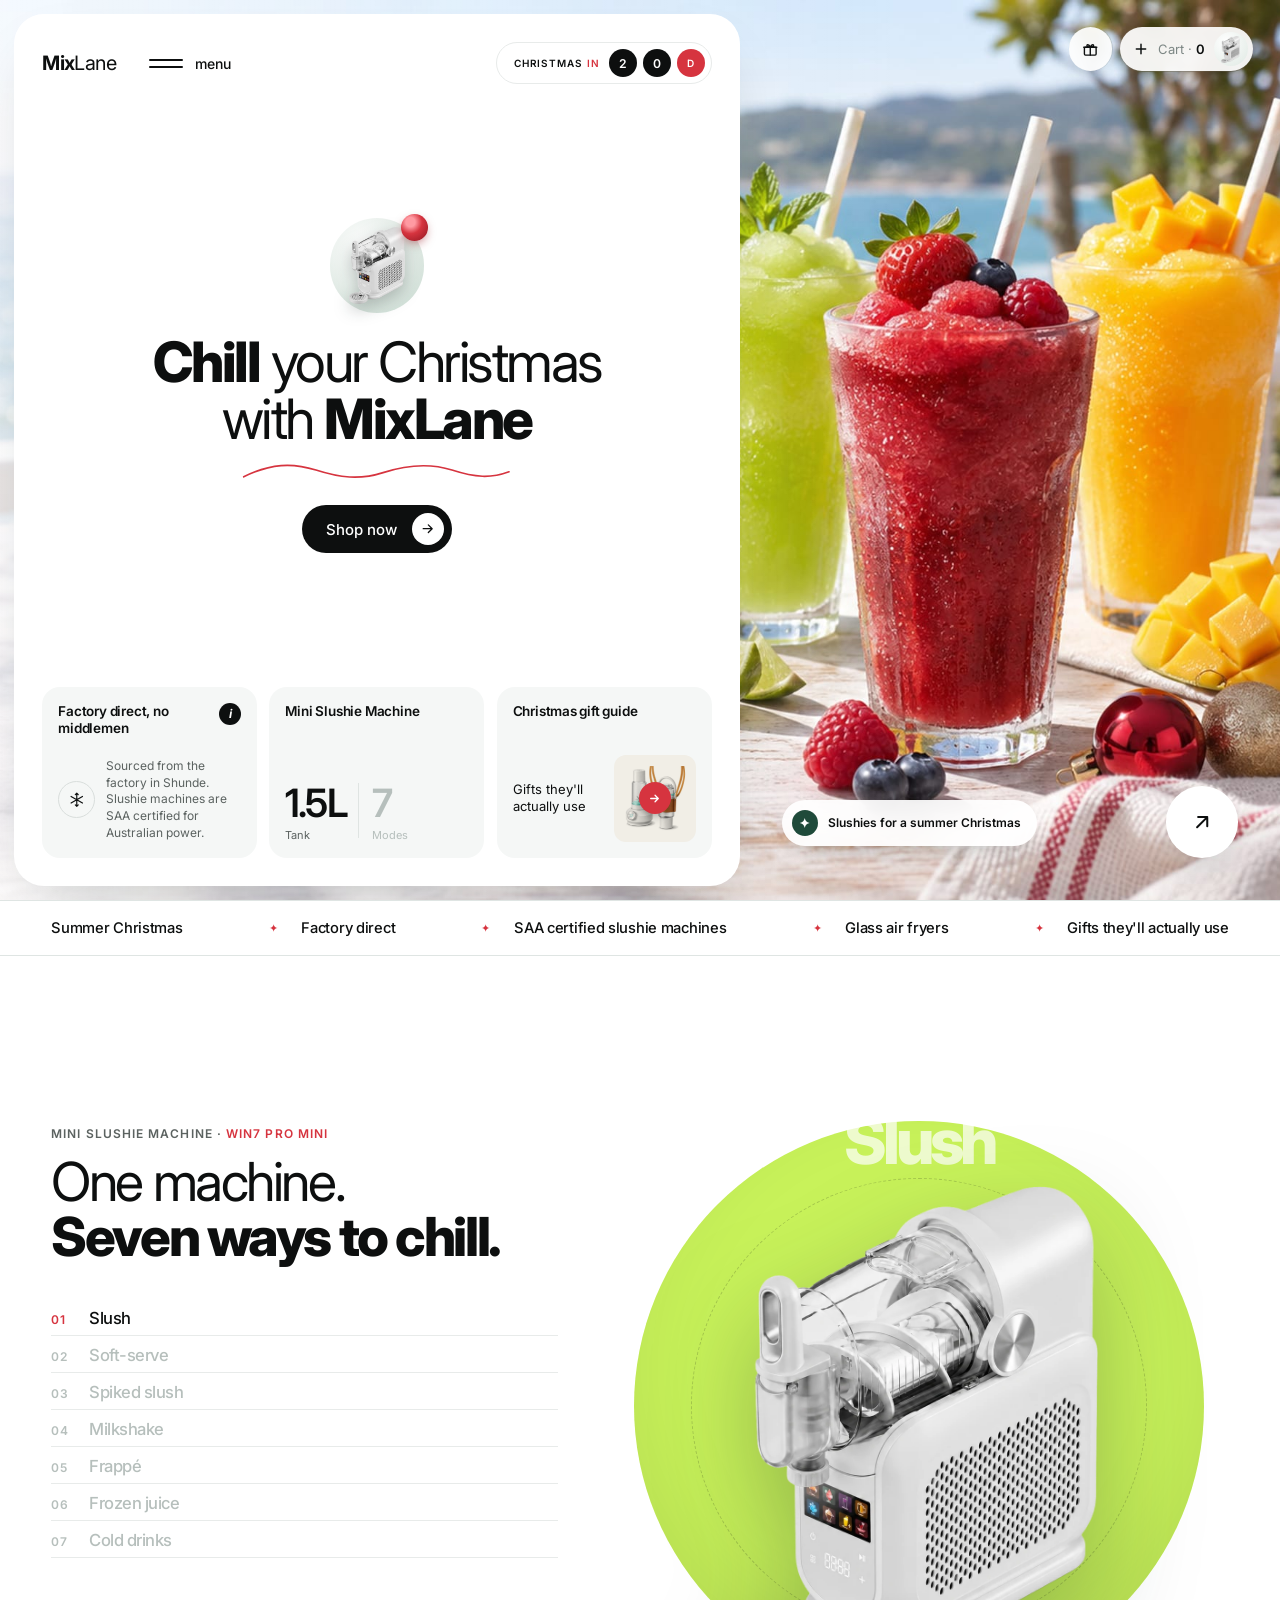
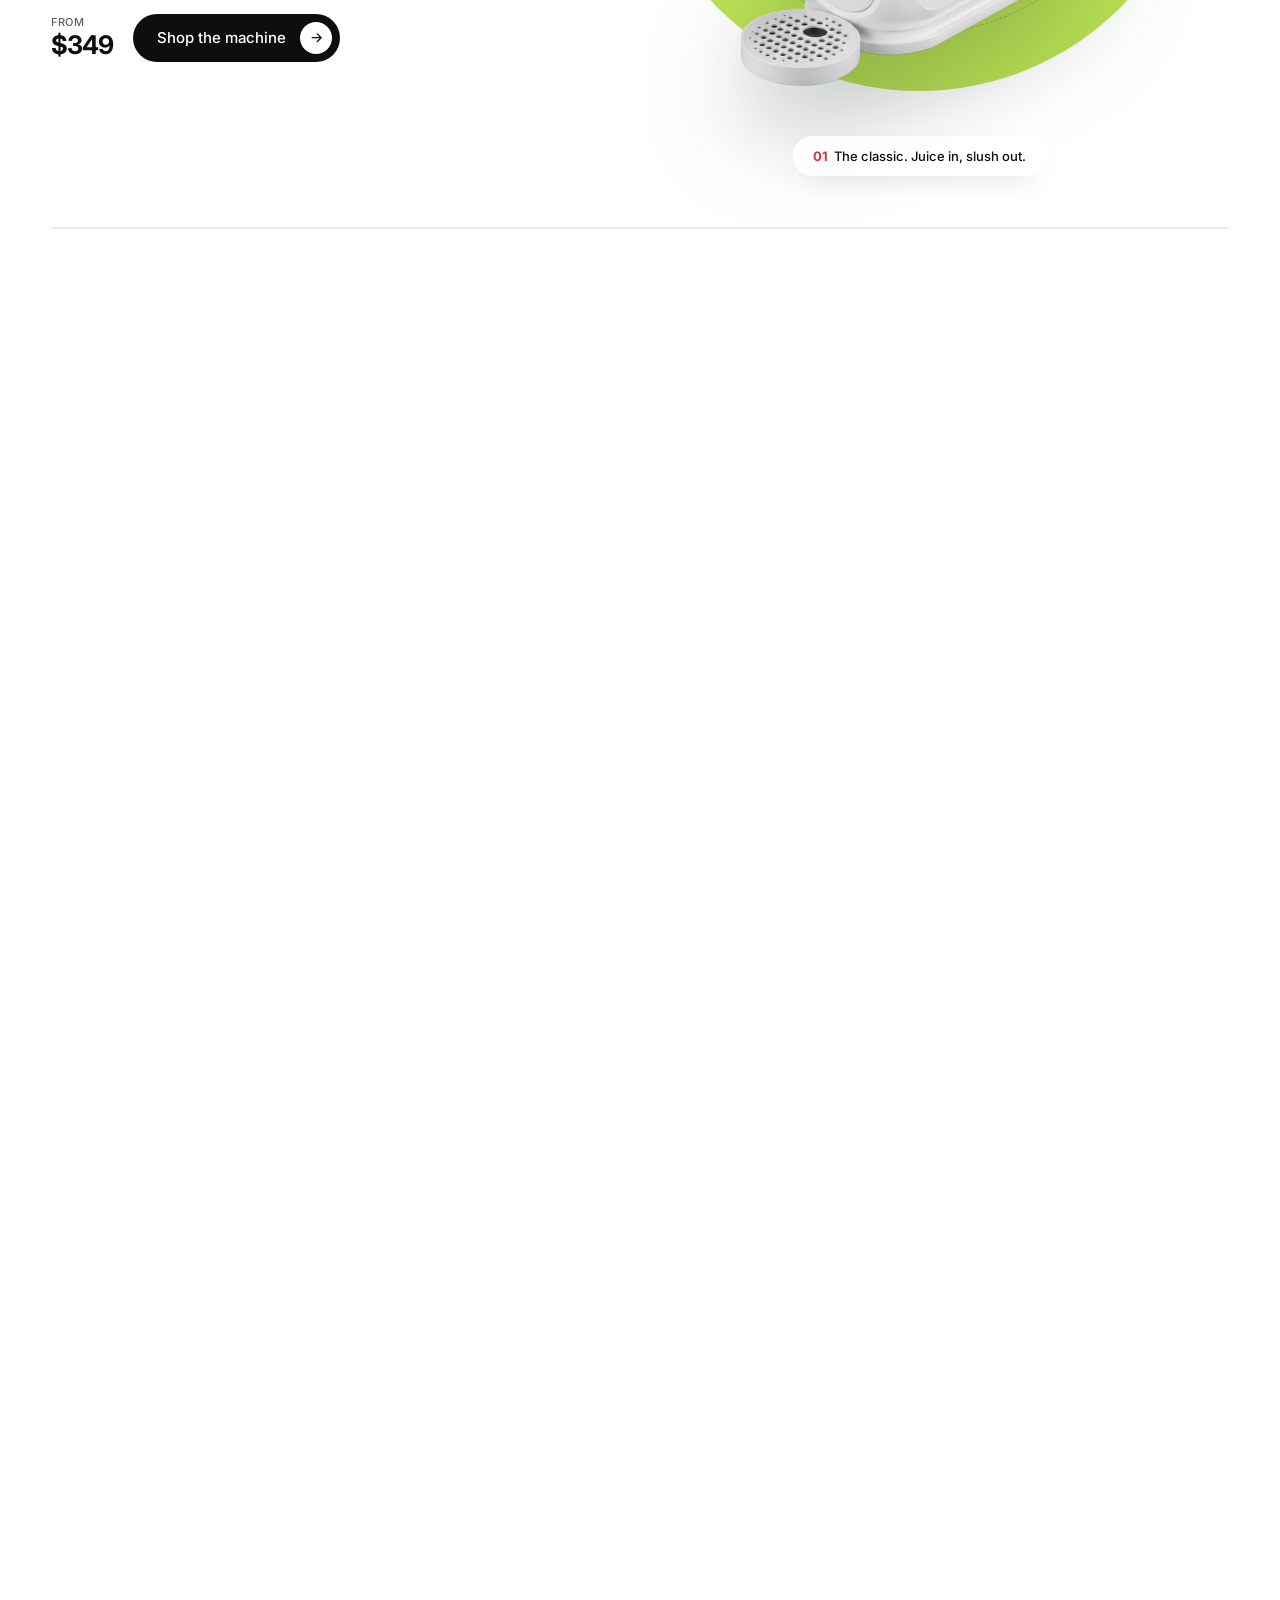
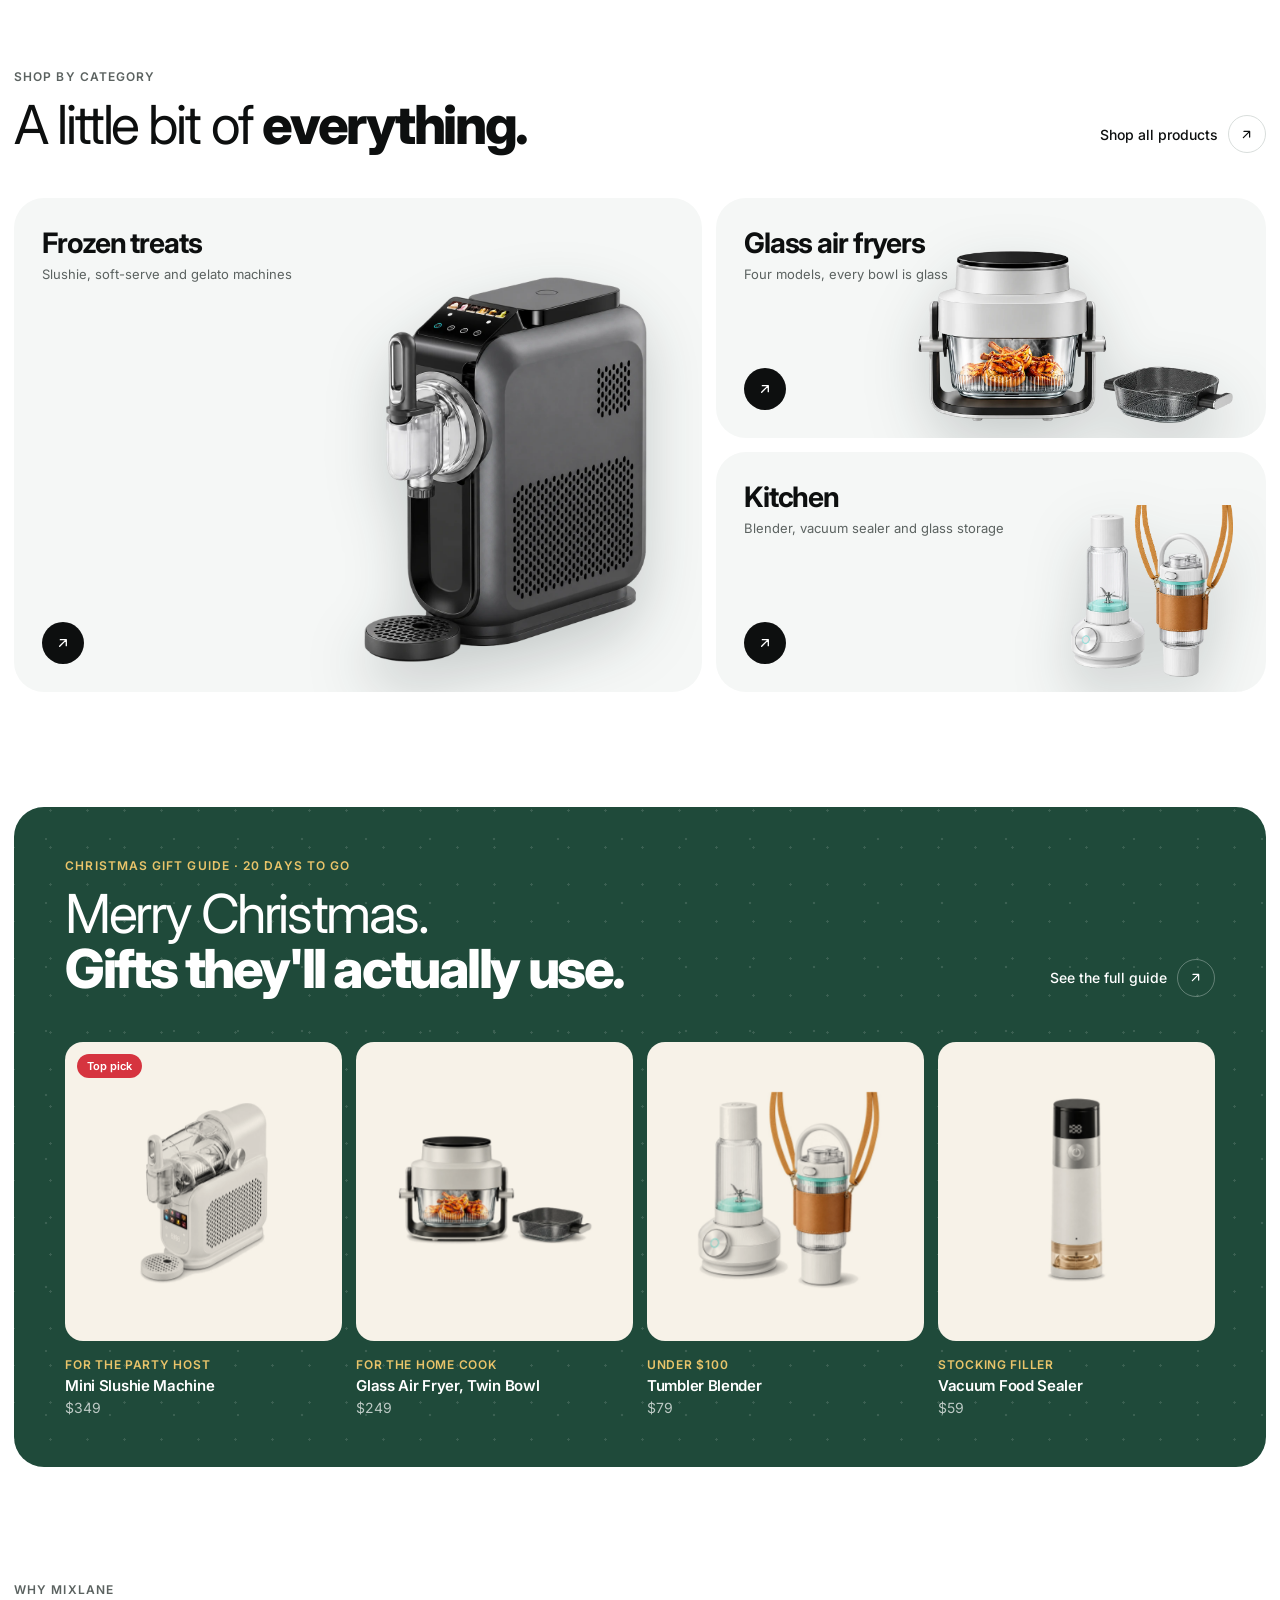
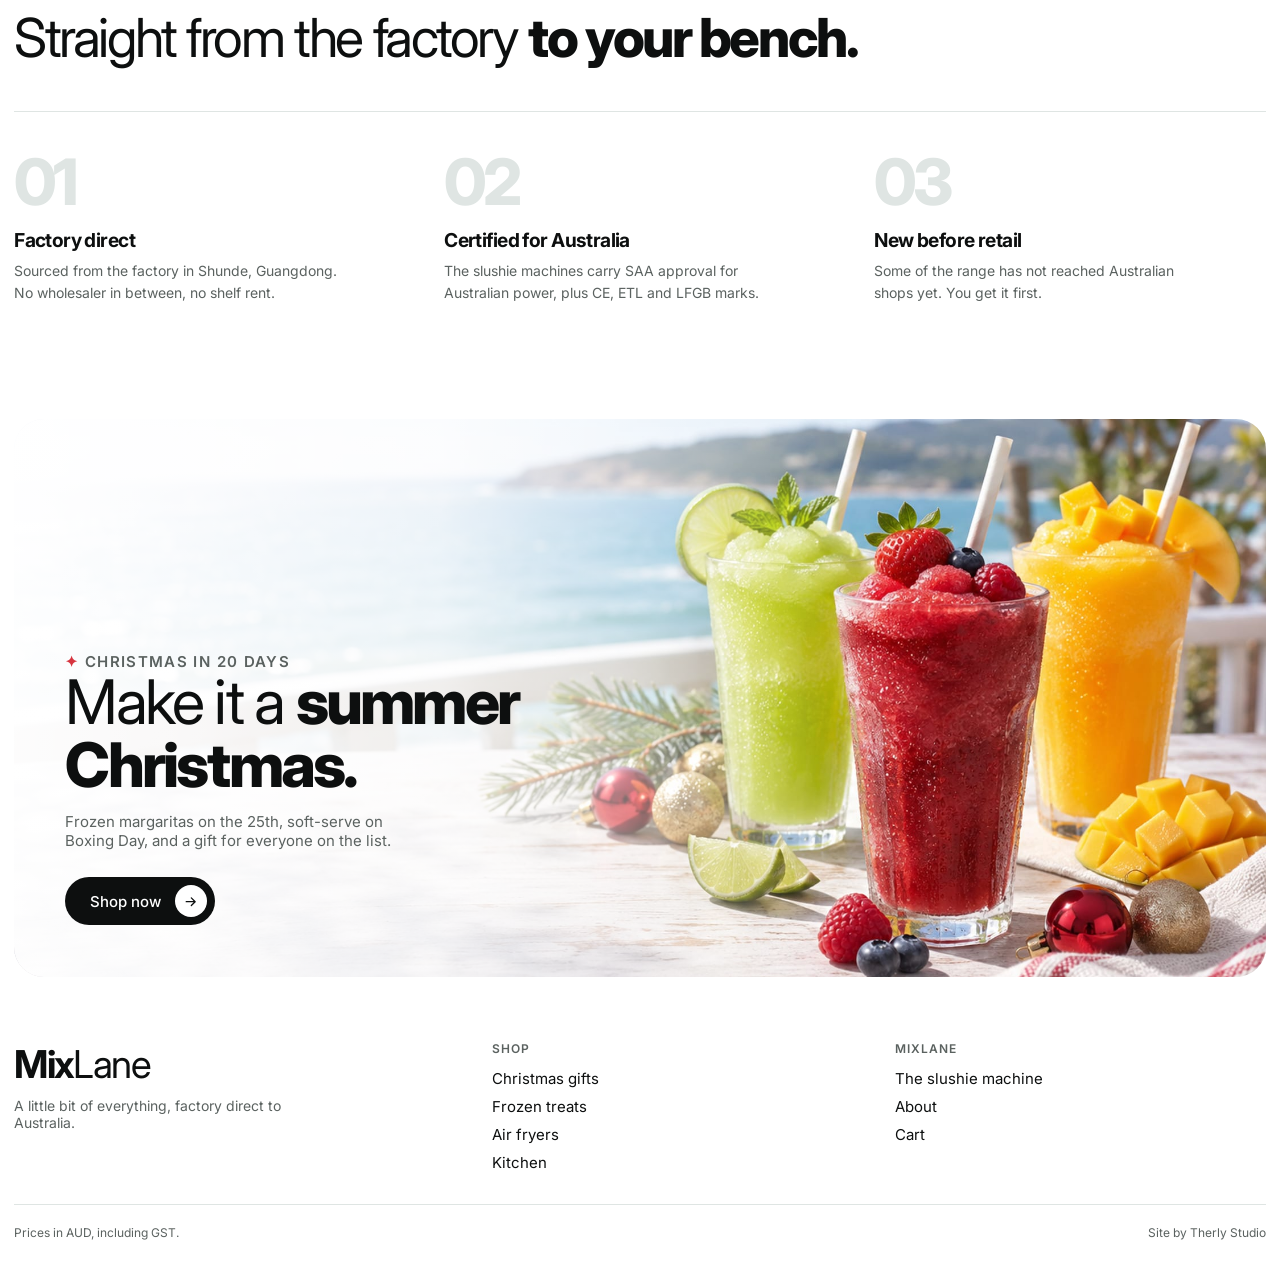
<file: index.html>
<!DOCTYPE html>
<html lang="en">
<head>
<meta charset="UTF-8">
<meta name="viewport" content="width=device-width, initial-scale=1, viewport-fit=cover">
<title>MixLane — Chill your Christmas</title>
<meta name="description" content="MixLane: slushie machines, glass air fryers and Christmas gifts, direct from the factory to Australia.">
<link rel="preconnect" href="https://fonts.googleapis.com">
<link rel="preconnect" href="https://fonts.gstatic.com" crossorigin>
<link href="https://fonts.googleapis.com/css2?family=Inter:wght@400;500;600;700;800&display=swap" rel="stylesheet">
<link rel="preload" as="image" href="assets/hero/bg.jpg">
<style>
:root{
  --ink:#0d0f0f; --ink-soft:#5b6260; --line:#e8ebea;
  --panel:#ffffff; --box:#f5f7f6;
  --berry:#d6343f; --pine:#1f4a3a; --gold:#d9a640;
  --radius-panel:30px; --radius-box:18px;
  --pad:clamp(18px, 2.2vw, 34px);
}
*,*::before,*::after{box-sizing:border-box}
body{margin:0;font-family:"Inter",-apple-system,BlinkMacSystemFont,"Segoe UI",Roboto,Helvetica,Arial,sans-serif;color:var(--ink);background:#eef2f1;-webkit-font-smoothing:antialiased;overflow-x:hidden;-webkit-tap-highlight-color:transparent}
html{scroll-behavior:smooth}
html.nav-lock,body.nav-lock{overflow:hidden}
img{max-width:100%;display:block}
button{font:inherit;color:inherit;border:0;background:none;cursor:pointer}
a{text-decoration:none;color:inherit}
:focus-visible{outline:2px solid var(--ink);outline-offset:3px}

/* LAYOUT */
.hero{position:relative;height:100vh;height:100svh;min-height:640px;width:100%;overflow:hidden;isolation:isolate;background:#e9efe9}
.hero__bg{position:absolute;inset:0;width:100%;height:100%;object-fit:cover;object-position:70% 50%;z-index:-2}
.hero__scrim{position:absolute;inset:0;z-index:-1;background:linear-gradient(90deg,rgba(255,255,255,.55) 0%,rgba(255,255,255,.10) 45%,rgba(255,255,255,0) 70%)}
.hero__inner{position:relative;height:100%;width:100%;padding:clamp(10px,1.1vw,20px);display:grid;grid-template-columns:minmax(0,1.02fr) minmax(0,0.72fr);gap:clamp(10px,1.1vw,20px)}
.panel{position:relative;background:var(--panel);border-radius:var(--radius-panel);padding:var(--pad);display:flex;flex-direction:column;min-height:0;box-shadow:0 24px 60px -30px rgba(16,32,28,.28)}

/* TOPBAR */
.topbar{display:flex;align-items:center;justify-content:space-between;gap:16px;flex:0 0 auto}
.brand{font-size:clamp(19px,1.55vw,26px);font-weight:700;letter-spacing:-.03em}
.brand span{font-weight:400}
.nav-left{display:flex;align-items:center;gap:clamp(18px,2.6vw,44px)}
.menu{display:flex;align-items:center;gap:12px;padding:8px 4px;margin:-8px -4px;position:relative;z-index:130}
.menu__bars{display:flex;flex-direction:column;gap:5px;width:34px}
.menu__bars span{display:block;height:2px;background:var(--ink);border-radius:2px;transform-origin:center;transition:transform .5s cubic-bezier(.16,1,.3,1)}
.menu:hover .menu__bars span:nth-child(2){transform:scaleX(.7)}
.menu.is-active .menu__bars span:nth-child(1){transform:translateY(3.5px) rotate(45deg)}
.menu.is-active .menu__bars span:nth-child(2){transform:translateY(-3.5px) rotate(-45deg)}
.menu__label{font-size:clamp(14px,1.05vw,17px);font-weight:500}

/* "Christmas in" countdown pill (replaces social links: MixLane has no social accounts yet) */
.connect{display:flex;align-items:center;gap:clamp(8px,.7vw,12px);border:1px solid var(--line);border-radius:999px;padding:6px 6px 6px clamp(14px,1.3vw,22px)}
.connect__label{font-size:clamp(10px,.78vw,12.5px);font-weight:600;letter-spacing:.09em;text-transform:uppercase;white-space:nowrap}
.connect__label i{font-style:normal;color:var(--berry)}
.count{display:flex;gap:6px}
.count span{width:clamp(28px,2.15vw,36px);height:clamp(28px,2.15vw,36px);border-radius:50%;background:var(--ink);color:#fff;display:grid;place-items:center;font-size:clamp(12px,.95vw,15px);font-weight:600}
.count span:last-child{background:var(--berry);font-size:clamp(10px,.75vw,12px);text-transform:uppercase;letter-spacing:.04em}

/* STAGE */
.stage{flex:1 1 auto;min-height:0;display:flex;flex-direction:column;align-items:center;justify-content:center;text-align:center;position:relative;padding:clamp(12px,2vh,32px) 0}
.avatar{position:relative;width:clamp(72px,7.4vw,124px);height:clamp(72px,7.4vw,124px);border-radius:50%;background:radial-gradient(circle at 35% 30%,#ffffff,#dfe9e3 60%,#c8dbd1);flex:0 0 auto;display:grid;place-items:center}
.avatar img{width:66%;height:82%;object-fit:contain;filter:drop-shadow(0 6px 8px rgba(16,32,28,.25))}
.avatar::after{content:"";position:absolute;top:-4%;right:-4%;width:28%;height:28%;border-radius:50%;background:radial-gradient(circle at 35% 30%,#ff9aa2 0 18%,var(--berry) 45%,#8f1520);box-shadow:0 4px 10px -2px rgba(150,20,30,.5)}
.headline{margin:clamp(14px,2.2vh,30px) 0 0;font-size:clamp(34px,4.35vw,72px);line-height:1.03;letter-spacing:-.045em;font-weight:400}
.headline b{font-weight:800}
.squiggle{width:clamp(180px,21vw,330px);margin:clamp(8px,1.4vh,18px) auto 0;display:block;color:var(--berry)}
.cta{margin-top:clamp(16px,2.6vh,36px);display:inline-flex;align-items:center;gap:clamp(12px,1.1vw,20px);background:var(--ink);color:#fff;border-radius:999px;padding:8px 8px 8px clamp(22px,1.9vw,34px);font-size:clamp(15px,1.15vw,19px);font-weight:500;transition:transform .25s ease,box-shadow .25s ease}
.cta:hover{transform:translateY(-2px);box-shadow:0 14px 28px -14px rgba(0,0,0,.6)}
.cta__icon{width:clamp(32px,2.5vw,42px);height:clamp(32px,2.5vw,42px);border-radius:50%;background:#fff;color:var(--ink);display:grid;place-items:center;flex:0 0 auto}
.cta__icon svg{width:48%;height:48%}

/* CARDS */
.cards{flex:0 0 auto;display:grid;grid-template-columns:repeat(3,minmax(0,1fr));gap:clamp(10px,.95vw,18px)}
.card{background:var(--box);border-radius:var(--radius-box);padding:clamp(14px,1.25vw,24px);display:flex;flex-direction:column;justify-content:space-between;gap:clamp(12px,1.6vh,22px);min-height:clamp(150px,19vh,215px)}
.card__top{display:flex;align-items:flex-start;justify-content:space-between;gap:10px}
.card__title{font-size:clamp(13.5px,1.02vw,17px);font-weight:600;line-height:1.3;letter-spacing:-.015em;margin:0;flex:1 1 auto;min-width:0;text-wrap:pretty}
.info{width:clamp(22px,1.6vw,27px);height:clamp(22px,1.6vw,27px);border-radius:50%;background:var(--ink);color:#fff;display:grid;place-items:center;font-size:12px;font-weight:700;font-style:italic;flex:0 0 auto}
.card__row{display:flex;align-items:center;gap:clamp(10px,.85vw,15px)}
.bubble{width:clamp(34px,2.9vw,48px);height:clamp(34px,2.9vw,48px);border:1px solid #d9dedc;border-radius:50%;display:grid;place-items:center;flex:0 0 auto;color:var(--ink)}
.bubble svg{width:50%;height:50%}
.card__note{font-size:clamp(12px,.88vw,14.5px);line-height:1.4;color:var(--ink-soft);margin:0;flex:1 1 auto;min-width:0;text-wrap:pretty}
.stats{display:flex;align-items:flex-end;gap:clamp(10px,1vw,18px)}
.stat__num{font-size:clamp(30px,3.05vw,50px);font-weight:600;letter-spacing:-.05em;line-height:1}
.stat--muted .stat__num,.stat--muted .stat__label{color:#b6bfbc}
.stat__label{display:block;margin-top:6px;font-size:clamp(11px,.8vw,13.5px);color:var(--ink-soft)}
.stats__div{width:1px;align-self:stretch;background:#dfe4e2;margin-bottom:4px}
.teaser{display:flex;align-items:center;gap:clamp(8px,.8vw,14px);justify-content:space-between}
.teaser__text{font-size:clamp(13px,1vw,16px);line-height:1.3;color:var(--ink);margin:0}
.teaser__thumb{position:relative;width:clamp(74px,6.4vw,106px);aspect-ratio:1/1.06;border-radius:12px;overflow:hidden;flex:0 0 auto;background:#f1eee6;display:block}
.teaser__thumb img{width:100%;height:100%;object-fit:contain;padding:10%;mix-blend-mode:multiply}
.play{position:absolute;inset:0;margin:auto;width:32px;height:32px;border-radius:50%;background:var(--berry);color:#fff;display:grid;place-items:center;box-shadow:0 4px 12px -4px rgba(0,0,0,.5);transition:transform .3s cubic-bezier(.16,1,.3,1)}
.play svg{width:13px;height:13px}
.teaser__thumb:hover .play{transform:scale(1.12)}

/* COLUMN 2 */
.side{position:relative;min-height:0;padding:clamp(6px,1vw,18px)}
.side__top{position:absolute;top:clamp(6px,1vw,18px);right:clamp(6px,1vw,18px);display:flex;align-items:center;gap:clamp(6px,.6vw,10px)}
.pill-btn{width:clamp(42px,3.4vw,56px);height:clamp(42px,3.4vw,56px);border-radius:50%;background:rgba(255,255,255,.92);-webkit-backdrop-filter:blur(10px);backdrop-filter:blur(10px);display:grid;place-items:center;box-shadow:0 10px 26px -14px rgba(10,28,24,.45)}
.pill-btn svg{width:38%;height:38%}
.account{display:flex;align-items:center;gap:clamp(8px,.7vw,14px);background:rgba(255,255,255,.92);-webkit-backdrop-filter:blur(10px);backdrop-filter:blur(10px);border-radius:999px;padding:5px 5px 5px clamp(12px,1vw,18px);box-shadow:0 10px 26px -14px rgba(10,28,24,.45)}
.account__plus{width:16px;height:16px;flex:0 0 auto}
.account__label{font-size:clamp(13px,1vw,16px);color:#7d8785}
.account__label b{color:var(--ink);font-weight:600}
.account__avatar{width:clamp(34px,2.7vw,44px);height:clamp(34px,2.7vw,44px);border-radius:50%;overflow:hidden;background:radial-gradient(circle at 35% 30%,#fff,#dfe9e3);flex:0 0 auto;display:grid;place-items:center}
.account__avatar img{width:62%;height:78%;object-fit:contain}
.arrow-fab{position:absolute;right:clamp(10px,2.2vw,44px);bottom:clamp(10px,2.2vw,44px);width:clamp(64px,5.6vw,96px);height:clamp(64px,5.6vw,96px);border-radius:50%;background:#fff;display:grid;place-items:center;box-shadow:0 18px 40px -20px rgba(10,28,24,.5);transition:transform .3s ease}
.arrow-fab:hover{transform:rotate(45deg)}
.arrow-fab svg{width:34%;height:34%}
.xmas-tag{position:absolute;left:clamp(10px,2.2vw,44px);bottom:clamp(10px,2.2vw,44px);display:flex;align-items:center;gap:10px;padding:10px 16px 10px 10px;border-radius:999px;background:rgba(255,255,255,.92);-webkit-backdrop-filter:blur(10px);backdrop-filter:blur(10px);box-shadow:0 10px 26px -14px rgba(10,28,24,.45);font-size:clamp(12px,.9vw,14px);font-weight:600}
.xmas-tag i{width:26px;height:26px;border-radius:50%;background:var(--pine);display:grid;place-items:center;color:#fff;font-style:normal;font-size:13px}

/* ENTRY ANIMATION — transform/opacity only */
@keyframes in-up{from{opacity:0;transform:translate3d(0,18px,0)}to{opacity:1;transform:translate3d(0,0,0)}}
@keyframes in-fade{from{opacity:0}to{opacity:1}}
@keyframes in-bg{from{opacity:0;transform:scale(1.06)}to{opacity:1;transform:scale(1)}}
@keyframes in-draw{from{stroke-dashoffset:420}to{stroke-dashoffset:0}}
@keyframes drift{from{transform:scale(1)}to{transform:scale(1.06) translate3d(-1.2%,0,0)}}
.hero__bg{transform-origin:center;animation:in-bg 1.35s cubic-bezier(.16,1,.3,1) both}
.hero__bg.anim-done{animation:drift 24s ease-in-out infinite alternate !important}
.hero__scrim{animation:in-fade 1s ease both .08s}
.topbar .brand,.topbar .menu,.topbar .connect,.stage .avatar,.stage .headline,.stage .squiggle,.stage .cta,.cards .card,.side .pill-btn,.side .account,.side .arrow-fab,.side .xmas-tag{animation:in-up .78s cubic-bezier(.16,1,.3,1) both}
.topbar .brand{animation-delay:.06s}.topbar .menu{animation-delay:.14s}.topbar .connect{animation-delay:.22s}
.stage .avatar{animation-delay:.18s}.stage .headline{animation-delay:.28s}.stage .squiggle{animation-delay:.38s}.stage .cta{animation-delay:.48s}
.cards .card:nth-child(1){animation-delay:.42s}.cards .card:nth-child(2){animation-delay:.52s}.cards .card:nth-child(3){animation-delay:.62s}
.side .pill-btn{animation-delay:.2s}.side .account{animation-delay:.3s}.side .arrow-fab{animation-delay:.7s}.side .xmas-tag{animation-delay:.8s}
.stage .squiggle path{stroke-dasharray:420;stroke-dashoffset:420;animation:in-draw 1.15s cubic-bezier(.16,1,.3,1) both .48s}
.anim-done{animation:none !important}

/* NAV OVERLAY */
.navmenu{position:fixed;inset:0;z-index:120;visibility:hidden;transition:visibility 0s linear .5s}
.navmenu.is-open{visibility:visible;transition-delay:0s}
.navmenu__scrim{position:absolute;inset:0;background:rgba(10,22,19,.34);-webkit-backdrop-filter:blur(9px) saturate(1.1);backdrop-filter:blur(9px) saturate(1.1);opacity:0;transition:opacity .5s cubic-bezier(.22,1,.36,1)}
.navmenu.is-open .navmenu__scrim{opacity:1}
.navmenu__sheet{position:absolute;top:0;left:0;bottom:0;width:min(430px,88vw);background:var(--panel);border-radius:0 clamp(20px,2.4vw,34px) clamp(20px,2.4vw,34px) 0;padding:clamp(20px,3vw,38px) clamp(20px,3vw,38px) max(clamp(18px,2.4vw,32px),env(safe-area-inset-bottom));display:flex;flex-direction:column;transform:translate3d(-102%,0,0);transition:transform .62s cubic-bezier(.16,1,.3,1);box-shadow:44px 0 90px -44px rgba(8,24,20,.5);overflow-y:auto;overscroll-behavior:contain;will-change:transform}
.navmenu.is-open .navmenu__sheet{transform:translate3d(0,0,0)}
.navmenu:not(.is-open) .navmenu__sheet{transition-duration:.44s}
.navmenu__head{display:flex;align-items:center;justify-content:space-between;gap:16px;flex:0 0 auto}
.navmenu__brand{font-size:clamp(19px,1.55vw,26px);font-weight:700;letter-spacing:-.03em}
.navmenu__brand span{font-weight:400}
.navmenu__close{width:44px;height:44px;border:1px solid var(--line);border-radius:50%;display:grid;place-items:center;flex:0 0 auto;transition:transform .4s cubic-bezier(.16,1,.3,1),background .3s ease}
.navmenu__close:hover{background:var(--box);transform:rotate(90deg)}
.navmenu__close svg{width:15px;height:15px}
.navmenu__list{list-style:none;margin:clamp(22px,4vh,44px) 0 0;padding:0;flex:1 1 auto}
.navmenu__list li{border-bottom:1px solid var(--line);opacity:0;transform:translateY(22px);transition:opacity .45s ease,transform .6s cubic-bezier(.16,1,.3,1)}
.navmenu.is-open .navmenu__list li{opacity:1;transform:none}
.navmenu.is-open .navmenu__list li:nth-child(1){transition-delay:.13s}
.navmenu.is-open .navmenu__list li:nth-child(2){transition-delay:.19s}
.navmenu.is-open .navmenu__list li:nth-child(3){transition-delay:.25s}
.navmenu.is-open .navmenu__list li:nth-child(4){transition-delay:.31s}
.navmenu.is-open .navmenu__list li:nth-child(5){transition-delay:.37s}
.navmenu.is-open .navmenu__list li:nth-child(6){transition-delay:.43s}
.navmenu__link{display:flex;align-items:center;justify-content:space-between;gap:14px;padding:clamp(12px,1.7vh,19px) 2px;font-size:clamp(21px,4.4vw,30px);font-weight:500;letter-spacing:-.035em;transition:transform .4s cubic-bezier(.16,1,.3,1)}
.navmenu__link:hover{transform:translateX(10px)}
.navmenu__link em{font-style:normal;font-size:.5em;font-weight:600;color:#fff;background:var(--berry);border-radius:999px;padding:3px 9px;margin-left:10px;vertical-align:middle;letter-spacing:0}
.navmenu__link svg{width:17px;height:17px;flex:0 0 auto;opacity:0;transform:translateX(-8px);transition:opacity .35s ease,transform .35s cubic-bezier(.16,1,.3,1)}
.navmenu__link:hover svg{opacity:1;transform:none}
.navmenu__foot{flex:0 0 auto;margin-top:clamp(20px,3vh,34px);display:flex;flex-direction:column;gap:clamp(13px,2vh,19px);opacity:0;transform:translateY(18px);transition:opacity .45s ease,transform .6s cubic-bezier(.16,1,.3,1)}
.navmenu.is-open .navmenu__foot{opacity:1;transform:none;transition-delay:.5s}
.navmenu__foot-label{font-size:11.5px;font-weight:600;letter-spacing:.09em;text-transform:uppercase;color:var(--ink-soft)}
.navmenu__foot .cta{margin-top:0;align-self:flex-start}
.navmenu__foot .count{margin-top:-4px}

/* RESPONSIVE */
@media (max-width:1100px){
  .hero__inner{grid-template-columns:minmax(0,1fr)}
  .side{position:absolute;inset:clamp(10px,1.1vw,20px);pointer-events:none}
  .side__top{pointer-events:auto}
  .arrow-fab,.xmas-tag{display:none}
  .connect__label{display:none} .connect{padding:6px}
  .panel{padding-top:clamp(64px,9vw,90px)}
}
@media (max-width:820px){
  .hero{height:auto;min-height:100svh}
  .hero__scrim{background:linear-gradient(180deg,rgba(255,255,255,.35),rgba(255,255,255,.05))}
  .hero__inner{padding:12px;min-height:calc(100svh - 24px)}
  .panel{padding:16px;padding-top:70px;border-radius:26px}
  .menu__label{display:none} .menu__bars{width:26px}
  .stage{padding:34px 0 28px}
  .headline{font-size:clamp(32px,9vw,46px)}
  .squiggle{width:min(72%,300px)}
  .cards{grid-template-columns:repeat(auto-fit,minmax(200px,1fr))}
  .card{min-height:0}
  .side__top{top:22px;right:22px}
  .navmenu__sheet{width:100%;border-radius:0;padding-top:max(clamp(20px,3vw,38px),env(safe-area-inset-top))}
}
@media (max-width:420px){
  .brand{font-size:18px} .headline{font-size:clamp(29px,8.6vw,38px)} .account__label{display:none}
  .stats{gap:12px} .stat__num{font-size:clamp(28px,9vw,40px)} .teaser__thumb{width:84px}
}
@media (max-width:360px){
  .hero__inner{padding:8px} .panel{padding:14px;padding-top:66px} .brand{font-size:16.5px}
  .count span{width:30px;height:30px} .count{gap:5px} .cta{font-size:14px;padding-left:18px}
  .card{padding:13px} .navmenu__link{font-size:20px}
}
@media (max-height:540px) and (orientation:landscape){
  .hero{height:auto;min-height:0} .stage{padding:22px 0} .avatar{width:58px;height:58px}
  .headline{font-size:clamp(26px,5.4vw,38px)} .squiggle{width:min(60%,240px)}
  .navmenu__list{margin-top:16px} .navmenu__link{font-size:18px;padding:9px 2px}
}
@media (hover:none){
  .cta:hover,.arrow-fab:hover,.navmenu__close:hover{transform:none}
  .navmenu__link:hover{transform:none}
  .navmenu__link svg{opacity:1;transform:none}
  .menu:hover .menu__bars span:nth-child(2){transform:none}
}
@media (prefers-reduced-motion:reduce){
  .topbar .brand,.topbar .menu,.topbar .connect,.stage .avatar,.stage .headline,.stage .squiggle,.stage .cta,.cards .card,.side .pill-btn,.side .account,.side .arrow-fab,.side .xmas-tag,.hero__bg,.hero__bg.anim-done,.hero__scrim,.stage .squiggle path{animation:none !important;opacity:1;transform:none;stroke-dashoffset:0}
  .cta,.arrow-fab,.menu__bars span,.navmenu__close,.navmenu__link{transition:none}
  .navmenu__sheet{transition:opacity .2s linear;transform:none;opacity:0}
  .navmenu.is-open .navmenu__sheet{opacity:1}
  .navmenu__list li,.navmenu__foot{transition:opacity .2s linear;transform:none}
  .navmenu.is-open .navmenu__list li,.navmenu.is-open .navmenu__foot{transition-delay:0s !important}
}
</style>
<style>
/* ===== BELOW THE HERO — same tokens, same rounded-panel language ===== */
.wrap2{width:100%;max-width:1480px;margin-inline:auto;padding-inline:clamp(10px,1.1vw,20px)}
.sec{padding-block:clamp(64px,9vw,128px)}
.eyebrow{margin:0 0 14px;font-size:12px;font-weight:600;letter-spacing:.09em;text-transform:uppercase;color:var(--ink-soft)}
.eyebrow i{font-style:normal;color:var(--berry)}
.h2{margin:0;font-size:clamp(32px,4.2vw,66px);line-height:1.02;letter-spacing:-.045em;font-weight:400}
.h2 b{font-weight:800}
.sec-head{display:flex;align-items:flex-end;justify-content:space-between;gap:24px;flex-wrap:wrap;margin-bottom:clamp(28px,3.5vw,48px)}
.link-arrow{display:inline-flex;align-items:center;gap:10px;font-weight:500;font-size:clamp(14px,1vw,16px)}
.link-arrow span{width:38px;height:38px;border-radius:50%;border:1px solid #d9dedc;display:grid;place-items:center;transition:transform .4s cubic-bezier(.16,1,.3,1),background .3s,color .3s,border-color .3s}
.link-arrow:hover span{transform:rotate(-45deg);background:var(--ink);color:#fff;border-color:var(--ink)}
.link-arrow svg{width:15px;height:15px}

main,.foot-wrap{background:#fff}
/* reveal on scroll (opacity/transform only) */
.rv{opacity:0;transform:translate3d(0,26px,0);transition:opacity .8s cubic-bezier(.16,1,.3,1),transform .9s cubic-bezier(.16,1,.3,1)}
.rv.in{opacity:1;transform:none}

/* MARQUEE */
.ticker{list-style:none;margin:0;display:flex;flex-wrap:wrap;justify-content:space-between;align-items:center;gap:10px 24px;padding:18px clamp(16px,4vw,72px);border-block:1px solid #dfe5e3;background:#fff}
.ticker li{display:flex;align-items:center;gap:24px;font-size:clamp(14px,1.15vw,18px);font-weight:500;letter-spacing:-.02em;white-space:nowrap}
.ticker li+li::before{content:"✦";color:var(--berry);font-size:.75em;margin-left:-24px;margin-right:0}
@media (max-width:820px){.ticker{justify-content:center}.ticker li+li::before{display:none}.ticker li:not(:last-child)::after{content:"✦";color:var(--berry);font-size:.75em;margin-left:14px}}

/* SIGNATURE: 7 MODES, sticky scroll */
.modes{position:relative;height:calc(100svh + 7 * 46vh);background:#fff}
.modes__sticky{position:sticky;top:0;height:100svh;display:grid;grid-template-columns:minmax(0,.9fr) minmax(0,1.1fr);align-items:center;gap:clamp(20px,4vw,72px);padding:clamp(56px,8vh,104px) clamp(16px,4vw,72px) clamp(52px,8vh,84px);overflow:hidden}
.modes__list{list-style:none;margin:clamp(24px,4vh,44px) 0 0;padding:0;display:grid;gap:2px;counter-reset:m}
.modes__list li{display:flex;align-items:baseline;gap:16px;padding:7px 0;border-bottom:1px solid var(--line);color:#b6bfbc;font-size:clamp(16px,1.3vw,22px);font-weight:500;letter-spacing:-.03em;transition:color .4s ease}
.modes__list li .n{font-size:12px;font-weight:600;letter-spacing:.06em;width:22px}
.modes__list li.is-on{color:var(--ink)}
.modes__list li.is-on .n{color:var(--berry)}
.modes__buy{display:flex;align-items:center;gap:20px;margin-top:clamp(22px,3.5vh,36px)}
.modes__price{font-size:clamp(24px,2vw,32px);font-weight:700;letter-spacing:-.04em}
.modes__price small{display:block;font-size:11px;font-weight:500;letter-spacing:.04em;color:var(--ink-soft);text-transform:uppercase}
.modes__buy .cta{margin-top:0}
.modes__stage{position:relative;height:100%;max-height:760px;display:grid;place-items:center}
.modes__disc{position:absolute;width:min(92%,640px);aspect-ratio:1;border-radius:50%;background:var(--mode,#c8f25a);transition:background-color .7s cubic-bezier(.16,1,.3,1);box-shadow:inset 0 -40px 80px rgba(0,0,0,.08)}
.modes__disc::after{content:"";position:absolute;inset:10%;border-radius:50%;border:1px dashed rgba(13,15,15,.18);animation:spin 40s linear infinite}
@keyframes spin{to{transform:rotate(360deg)}}
.modes__word{position:absolute;left:50%;top:15%;transform:translate(-50%,-50%);margin:0;font-size:clamp(40px,5vw,92px);font-weight:800;letter-spacing:-.06em;line-height:.9;color:rgba(255,255,255,.78);white-space:nowrap;opacity:.9;pointer-events:none}
.modes__img{position:relative;top:4%;height:min(58vh,500px);width:auto;max-width:100%;object-fit:contain;filter:drop-shadow(0 40px 50px rgba(16,32,28,.28))}
.modes__line{position:absolute;left:50%;bottom:1%;transform:translateX(-50%);margin:0;padding:12px 20px;border-radius:999px;background:rgba(255,255,255,.92);box-shadow:0 10px 30px -16px rgba(10,28,24,.4);font-size:clamp(13px,1vw,15px);font-weight:500;white-space:nowrap}
.modes__line b{color:var(--berry);margin-right:6px}
.modes__bar{position:absolute;left:clamp(16px,4vw,72px);right:clamp(16px,4vw,72px);bottom:clamp(18px,3vh,30px);height:2px;background:var(--line);border-radius:2px;overflow:hidden}
.modes__bar span{position:absolute;inset:0;background:var(--ink);transform-origin:left;transform:scaleX(0)}

/* CATEGORIES (bento) */
.cats-grid{display:grid;grid-template-columns:1.25fr 1fr;grid-template-rows:repeat(2,minmax(220px,1fr));gap:clamp(10px,1.1vw,20px)}
.tile{position:relative;display:flex;flex-direction:column;justify-content:space-between;background:var(--box);border-radius:var(--radius-panel);padding:clamp(20px,2.2vw,34px);overflow:hidden;min-height:240px;transition:background-color .3s ease}
.tile:hover{background:#edf1ef}
.tile--big{grid-row:span 2;min-height:480px}
.tile h3{margin:0;font-size:clamp(22px,2.2vw,36px);font-weight:700;letter-spacing:-.04em;position:relative;z-index:1}
.tile p{margin:6px 0 0;color:var(--ink-soft);font-size:clamp(13px,1vw,15px);position:relative;z-index:1}
.tile img{position:absolute;right:6%;bottom:6%;height:72%;width:auto;max-width:62%;object-fit:contain;filter:drop-shadow(0 24px 30px rgba(16,32,28,.2));transition:transform .7s cubic-bezier(.16,1,.3,1)}
.tile--big img{height:78%;max-width:70%;right:8%}
.tile:hover img{transform:translateY(-8px) scale(1.03)}
.tile__go{position:relative;z-index:1;width:clamp(42px,3.2vw,52px);height:clamp(42px,3.2vw,52px);border-radius:50%;background:var(--ink);color:#fff;display:grid;place-items:center;transition:transform .4s cubic-bezier(.16,1,.3,1)}
.tile__go svg{width:38%;height:38%}
.tile:hover .tile__go{transform:rotate(45deg)}

/* CHRISTMAS GIFT GUIDE */
.gifts{position:relative;background:var(--pine);color:#fff;border-radius:var(--radius-panel);padding:clamp(28px,4vw,64px);overflow:hidden}
.gifts::before{content:"";position:absolute;inset:0;opacity:.12;pointer-events:none;background-image:radial-gradient(circle,#fff 1.2px,transparent 1.6px),radial-gradient(circle,#fff 1px,transparent 1.4px);background-size:64px 64px,37px 37px;background-position:0 0,18px 22px}
.gifts > *{position:relative}
.gifts .eyebrow{color:#e9c46a}
.gifts .h2{color:#fff}
.gifts .link-arrow span{border-color:rgba(255,255,255,.3)}
.gifts .link-arrow:hover span{background:#fff;color:var(--pine);border-color:#fff}
.gift-row{display:grid;grid-template-columns:repeat(4,minmax(0,1fr));gap:clamp(10px,1.1vw,20px)}
.gift{display:flex;flex-direction:column;gap:4px}
.gift__img{position:relative;display:grid;place-items:center;aspect-ratio:1/1.08;background:#f7f2e8;border-radius:var(--radius-box);padding:14%;margin-bottom:12px;overflow:hidden}
.gift__img img{max-height:100%;width:auto;mix-blend-mode:multiply;transition:transform .7s cubic-bezier(.16,1,.3,1)}
.gift:hover .gift__img img{transform:translateY(-6px) scale(1.04)}
.gift__tag{position:absolute;top:12px;left:12px;background:var(--berry);color:#fff;font-size:11px;font-weight:600;padding:5px 10px;border-radius:999px}
.gift__for{font-size:12px;font-weight:600;letter-spacing:.06em;text-transform:uppercase;color:#e9c46a}
.gift__name{font-size:clamp(15px,1.15vw,18px);font-weight:600;letter-spacing:-.02em}
.gift__price{font-size:clamp(14px,1vw,16px);color:rgba(255,255,255,.7)}

/* WHY */
.why{display:grid;grid-template-columns:repeat(3,minmax(0,1fr));gap:clamp(20px,3vw,48px);border-top:1px solid #dfe5e3;padding-top:clamp(28px,3vw,44px)}
.why__n{font-size:clamp(44px,5vw,84px);font-weight:800;letter-spacing:-.06em;line-height:1;color:#dfe5e3}
.why h3{margin:14px 0 8px;font-size:clamp(18px,1.5vw,24px);font-weight:700;letter-spacing:-.03em}
.why p{margin:0;color:var(--ink-soft);font-size:clamp(14px,1vw,16px);line-height:1.55;max-width:36ch}

/* FINAL CTA */
.final{position:relative;border-radius:var(--radius-panel);overflow:hidden;min-height:clamp(420px,62vh,620px);display:flex;align-items:flex-end;isolation:isolate}
.final__bg{position:absolute;inset:0;width:100%;height:100%;object-fit:cover;object-position:70% 50%;z-index:-2;transform:scale(1.04);transition:transform 1.6s cubic-bezier(.16,1,.3,1)}
.final.in .final__bg{transform:scale(1)}
.final::before{content:"";position:absolute;inset:0;z-index:-1;background:linear-gradient(90deg,rgba(255,255,255,.96) 0%,rgba(255,255,255,.78) 34%,rgba(255,255,255,0) 66%)}
.final__body{padding:clamp(28px,4vw,64px);max-width:640px}
.final .h2{font-size:clamp(36px,4.8vw,76px)}
.final p{margin:16px 0 0;color:var(--ink-soft);font-size:clamp(15px,1.1vw,18px);max-width:40ch}
.final .cta{margin-top:clamp(20px,3vh,32px)}

/* FOOTER */
.foot{display:grid;grid-template-columns:1.2fr repeat(2,minmax(0,1fr));gap:32px;padding-block:clamp(40px,5vw,64px) clamp(28px,3vw,40px)}
.foot__brand{font-size:clamp(28px,3vw,44px);font-weight:700;letter-spacing:-.04em}
.foot__brand span{font-weight:400}
.foot p{margin:10px 0 0;color:var(--ink-soft);font-size:14px;max-width:34ch}
.foot h4{margin:0 0 12px;font-size:12px;font-weight:600;letter-spacing:.09em;text-transform:uppercase;color:var(--ink-soft)}
.foot ul{list-style:none;margin:0;padding:0;display:grid;gap:8px}
.foot a{font-size:15px;transition:opacity .2s}
.foot a:hover{opacity:.6}
.foot__legal{grid-column:1/-1;display:flex;justify-content:space-between;gap:16px;flex-wrap:wrap;border-top:1px solid #dfe5e3;padding-top:20px;font-size:12px;color:var(--ink-soft)}

@media (max-width:1100px){
  .modes__sticky{grid-template-columns:1fr;grid-template-rows:auto 1fr;align-content:start;padding-top:clamp(64px,10vh,90px);gap:8px}
  .modes__list{display:none}
  .modes__stage{max-height:none;min-height:0}
  .modes__img{height:min(36vh,400px);top:6%}
  .modes__disc{width:min(84vw,50vh)}
  .modes__word{top:21%;font-size:clamp(32px,9vw,60px)}
  .cats-grid{grid-template-columns:1fr 1fr}
  .tile--big{grid-column:1/-1;grid-row:auto;min-height:340px}
  .gift-row{grid-template-columns:repeat(2,minmax(0,1fr))}
}
@media (max-width:820px){
  .why{grid-template-columns:1fr}
  .final::before{background:linear-gradient(180deg,rgba(255,255,255,.92) 0%,rgba(255,255,255,.75) 46%,rgba(255,255,255,.05) 100%)}
  .final{align-items:flex-start}
  .foot{grid-template-columns:1fr 1fr}
  .foot > div:first-child{grid-column:1/-1}
}
@media (max-width:600px){
  .cats-grid{grid-template-columns:1fr}
  .tile{min-height:220px}
  .tile img{height:64%}
  .modes__buy{flex-wrap:wrap;gap:14px}
  .modes__line{white-space:normal;text-align:center;width:max-content;max-width:88vw}
}
@media (prefers-reduced-motion:reduce){
  html{scroll-behavior:auto}
  .rv{opacity:1;transform:none;transition:none}
  .modes__disc::after{animation:none}
  .final__bg{transition:none;transform:none}
}
</style>
</head>
<body>

<section class="hero" aria-label="MixLane summer Christmas">
  <img class="hero__bg" src="assets/hero/bg.jpg" alt="" aria-hidden="true">
  <div class="hero__scrim" aria-hidden="true"></div>

  <div class="hero__inner">
    <div class="panel">
      <header class="topbar">
        <div class="nav-left">
          <a class="brand" href="index.html">Mix<span>Lane</span></a>
          <button class="menu" type="button" aria-expanded="false" aria-controls="navmenu" aria-label="Open menu">
            <span class="menu__bars" aria-hidden="true"><span></span><span></span></span>
            <span class="menu__label">menu</span>
          </button>
        </div>
        <div class="connect" aria-label="Days until Christmas">
          <span class="connect__label">Christmas <i>in</i></span>
          <span class="count" data-count></span>
        </div>
      </header>

      <div class="stage">
        <div class="avatar"><img src="assets/cutouts/slushie-mini.webp" alt="MixLane Mini Slushie Machine"></div>
        <h1 class="headline"><b>Chill</b> your Christmas<br />with <b>MixLane</b></h1>
        <svg class="squiggle" viewBox="0 0 320 26" aria-hidden="true"><path d="M2 20C34 4 60 3 88 12s52 12 80 3 54-12 82-3 46 10 68 2" stroke="currentColor" stroke-width="2" stroke-linecap="round" fill="none"/></svg>
        <a class="cta" href="shop.html">Shop now
          <span class="cta__icon" aria-hidden="true"><svg viewBox="0 0 24 24" fill="none" stroke="currentColor" stroke-width="2" stroke-linecap="round" stroke-linejoin="round"><path d="M5 12h14M13 6l6 6-6 6"/></svg></span>
        </a>
      </div>

      <div class="cards">
        <article class="card">
          <div class="card__top">
            <h2 class="card__title">Factory direct, no middlemen</h2>
            <span class="info" aria-hidden="true">i</span>
          </div>
          <div class="card__row">
            <span class="bubble" aria-hidden="true"><svg viewBox="0 0 24 24" fill="none" stroke="currentColor" stroke-width="1.6" stroke-linecap="round" stroke-linejoin="round"><path d="M12 3v18M4.2 7.5l15.6 9M4.2 16.5l15.6-9M12 3l-2 2m2-2 2 2M12 21l-2-2m2 2 2-2"/></svg></span>
            <p class="card__note">Sourced from the factory in Shunde. Slushie machines are SAA certified for Australian power.</p>
          </div>
        </article>

        <article class="card">
          <div class="card__top">
            <h2 class="card__title">Mini Slushie Machine</h2>
          </div>
          <div class="stats">
            <div class="stat"><span class="stat__num">1.5L</span><span class="stat__label">Tank</span></div>
            <span class="stats__div" aria-hidden="true"></span>
            <div class="stat stat--muted"><span class="stat__num">7</span><span class="stat__label">Modes</span></div>
          </div>
        </article>

        <article class="card">
          <div class="card__top">
            <h2 class="card__title">Christmas gift guide</h2>
          </div>
          <div class="teaser">
            <p class="teaser__text">Gifts they'll<br />actually use</p>
            <a class="teaser__thumb" href="#gifts" aria-label="Open the Christmas gift guide">
              <img src="assets/products-hd/blender.jpg" alt="Tumbler blender, one of the Christmas gift picks" loading="lazy">
              <span class="play" aria-hidden="true"><svg viewBox="0 0 24 24" fill="none" stroke="currentColor" stroke-width="2.4" stroke-linecap="round" stroke-linejoin="round"><path d="M5 12h14M13 6l6 6-6 6"/></svg></span>
            </a>
          </div>
        </article>
      </div>
    </div>

    <div class="side">
      <div class="side__top">
        <a class="pill-btn" href="shop.html#gifts" aria-label="Christmas gifts">
          <svg viewBox="0 0 24 24" fill="none" stroke="currentColor" stroke-width="2" stroke-linecap="round" stroke-linejoin="round"><rect x="3.5" y="9" width="17" height="11.5" rx="1.5"/><path d="M2.5 9h19M12 9v11.5M12 9C10 4 6 5 7.5 7.5 8.5 9 12 9 12 9Zm0 0c2-5 6-4 4.5-1.5C15.5 9 12 9 12 9Z"/></svg>
        </a>
        <a class="account" href="shop.html#cart" aria-label="Open cart">
          <svg class="account__plus" viewBox="0 0 24 24" fill="none" stroke="currentColor" stroke-width="2.2" stroke-linecap="round"><path d="M12 5v14M5 12h14"/></svg>
          <span class="account__label">Cart · <b data-cart>0</b></span>
          <span class="account__avatar"><img src="assets/cutouts/slushie-mini.webp" alt=""></span>
        </a>
      </div>
      <p class="xmas-tag"><i aria-hidden="true">✦</i>Slushies for a summer Christmas</p>
      <a class="arrow-fab" href="#modes" aria-label="Explore the slushie machine">
        <svg viewBox="0 0 24 24" fill="none" stroke="currentColor" stroke-width="2" stroke-linecap="round" stroke-linejoin="round"><path d="M7 17L17 7M8 7h9v9"/></svg>
      </a>
    </div>
  </div>
</section>

<main>
  <!-- TICKER -->
  <ul class="ticker" aria-label="MixLane at a glance">
    <li>Summer Christmas</li><li>Factory direct</li><li>SAA certified slushie machines</li><li>Glass air fryers</li><li>Gifts they'll actually use</li>
  </ul>

  <!-- SIGNATURE · 7 MODES -->
  <section class="modes" id="modes" aria-labelledby="modes-title">
    <div class="modes__sticky">
      <div class="modes__copy">
        <p class="eyebrow">Mini Slushie Machine · <i>Win7 Pro Mini</i></p>
        <h2 id="modes-title" class="h2">One machine.<br><b>Seven ways to chill.</b></h2>
        <ol class="modes__list">
          <li class="is-on"><span class="n">01</span>Slush</li>
          <li><span class="n">02</span>Soft-serve</li>
          <li><span class="n">03</span>Spiked slush</li>
          <li><span class="n">04</span>Milkshake</li>
          <li><span class="n">05</span>Frappé</li>
          <li><span class="n">06</span>Frozen juice</li>
          <li><span class="n">07</span>Cold drinks</li>
        </ol>
        <div class="modes__buy">
          <p class="modes__price"><small>From</small>$349</p>
          <a class="cta" href="shop.html">Shop the machine
            <span class="cta__icon" aria-hidden="true"><svg viewBox="0 0 24 24" fill="none" stroke="currentColor" stroke-width="2" stroke-linecap="round" stroke-linejoin="round"><path d="M5 12h14M13 6l6 6-6 6"/></svg></span>
          </a>
        </div>
      </div>
      <div class="modes__stage">
        <div class="modes__disc" aria-hidden="true"></div>
        <p class="modes__word" aria-hidden="true">Slush</p>
        <img class="modes__img" src="assets/cutouts/slushie-mini.webp" alt="Mini Slushie Machine with a 1.5 litre tank and colour touch screen" loading="lazy">
        <p class="modes__line" aria-live="polite"><b>01</b><span>The classic. Juice in, slush out.</span></p>
      </div>
      <div class="modes__bar" aria-hidden="true"><span></span></div>
    </div>
  </section>

  <!-- CATEGORIES -->
  <section class="sec wrap2" aria-labelledby="cats-title">
    <div class="sec-head rv">
      <div>
        <p class="eyebrow">Shop by category</p>
        <h2 id="cats-title" class="h2">A little bit of <b>everything.</b></h2>
      </div>
      <a class="link-arrow" href="shop.html">Shop all products <span><svg viewBox="0 0 24 24" fill="none" stroke="currentColor" stroke-width="2" stroke-linecap="round" stroke-linejoin="round"><path d="M7 17L17 7M8 7h9v9"/></svg></span></a>
    </div>
    <div class="cats-grid">
      <a class="tile tile--big rv" href="shop.html#shop">
        <div><h3>Frozen treats</h3><p>Slushie, soft-serve and gelato machines</p></div>
        <img src="assets/cutouts/slushie-win9.webp" alt="" loading="lazy">
        <span class="tile__go" aria-hidden="true"><svg viewBox="0 0 24 24" fill="none" stroke="currentColor" stroke-width="2" stroke-linecap="round" stroke-linejoin="round"><path d="M7 17L17 7M8 7h9v9"/></svg></span>
      </a>
      <a class="tile rv" href="shop.html#shop">
        <div><h3>Glass air fryers</h3><p>Four models, every bowl is glass</p></div>
        <img src="assets/cutouts/fryer-r35.webp" alt="" loading="lazy">
        <span class="tile__go" aria-hidden="true"><svg viewBox="0 0 24 24" fill="none" stroke="currentColor" stroke-width="2" stroke-linecap="round" stroke-linejoin="round"><path d="M7 17L17 7M8 7h9v9"/></svg></span>
      </a>
      <a class="tile rv" href="shop.html#shop">
        <div><h3>Kitchen</h3><p>Blender, vacuum sealer and glass storage</p></div>
        <img src="assets/cutouts/blender.webp" alt="" loading="lazy">
        <span class="tile__go" aria-hidden="true"><svg viewBox="0 0 24 24" fill="none" stroke="currentColor" stroke-width="2" stroke-linecap="round" stroke-linejoin="round"><path d="M7 17L17 7M8 7h9v9"/></svg></span>
      </a>
    </div>
  </section>

  <!-- CHRISTMAS GIFT GUIDE -->
  <section class="wrap2" id="gifts" aria-labelledby="gifts-title">
    <div class="gifts rv">
      <div class="sec-head">
        <div>
          <p class="eyebrow">Christmas gift guide · <span data-days>34</span> days to go</p>
          <h2 id="gifts-title" class="h2">Merry Christmas.<br><b>Gifts they'll actually use.</b></h2>
        </div>
        <a class="link-arrow" href="shop.html#gifts">See the full guide <span><svg viewBox="0 0 24 24" fill="none" stroke="currentColor" stroke-width="2" stroke-linecap="round" stroke-linejoin="round"><path d="M7 17L17 7M8 7h9v9"/></svg></span></a>
      </div>
      <div class="gift-row">
        <a class="gift" href="shop.html#gifts">
          <span class="gift__img"><span class="gift__tag">Top pick</span><img src="assets/products-hd/slushie-mini.jpg" alt="Mini Slushie Machine" loading="lazy"></span>
          <span class="gift__for">For the party host</span>
          <span class="gift__name">Mini Slushie Machine</span>
          <span class="gift__price">$349</span>
        </a>
        <a class="gift" href="shop.html#gifts">
          <span class="gift__img"><img src="assets/products-hd/fryer-r35.jpg" alt="Glass Air Fryer, Twin Bowl" loading="lazy"></span>
          <span class="gift__for">For the home cook</span>
          <span class="gift__name">Glass Air Fryer, Twin Bowl</span>
          <span class="gift__price">$249</span>
        </a>
        <a class="gift" href="shop.html#gifts">
          <span class="gift__img"><img src="assets/products-hd/blender.jpg" alt="Tumbler Blender" loading="lazy"></span>
          <span class="gift__for">Under $100</span>
          <span class="gift__name">Tumbler Blender</span>
          <span class="gift__price">$79</span>
        </a>
        <a class="gift" href="shop.html#gifts">
          <span class="gift__img"><img src="assets/products-hd/sealer.jpg" alt="Vacuum Food Sealer" loading="lazy"></span>
          <span class="gift__for">Stocking filler</span>
          <span class="gift__name">Vacuum Food Sealer</span>
          <span class="gift__price">$59</span>
        </a>
      </div>
    </div>
  </section>

  <!-- WHY -->
  <section class="sec wrap2" aria-labelledby="why-title">
    <div class="sec-head rv">
      <div>
        <p class="eyebrow">Why MixLane</p>
        <h2 id="why-title" class="h2">Straight from the factory <b>to your bench.</b></h2>
      </div>
    </div>
    <div class="why">
      <div class="rv"><span class="why__n">01</span><h3>Factory direct</h3><p>Sourced from the factory in Shunde, Guangdong. No wholesaler in between, no shelf rent.</p></div>
      <div class="rv"><span class="why__n">02</span><h3>Certified for Australia</h3><p>The slushie machines carry SAA approval for Australian power, plus CE, ETL and LFGB marks.</p></div>
      <div class="rv"><span class="why__n">03</span><h3>New before retail</h3><p>Some of the range has not reached Australian shops yet. You get it first.</p></div>
    </div>
  </section>

  <!-- FINAL CTA -->
  <section class="wrap2" aria-labelledby="final-title">
    <div class="final rv">
      <img class="final__bg" src="assets/hero/bg.jpg" alt="" aria-hidden="true" loading="lazy">
      <div class="final__body">
        <p class="eyebrow"><i>✦</i> Christmas in <span data-days>34</span> days</p>
        <h2 id="final-title" class="h2">Make it a <b>summer Christmas.</b></h2>
        <p>Frozen margaritas on the 25th, soft-serve on Boxing Day, and a gift for everyone on the list.</p>
        <a class="cta" href="shop.html">Shop now
          <span class="cta__icon" aria-hidden="true"><svg viewBox="0 0 24 24" fill="none" stroke="currentColor" stroke-width="2" stroke-linecap="round" stroke-linejoin="round"><path d="M5 12h14M13 6l6 6-6 6"/></svg></span>
        </a>
      </div>
    </div>
  </section>
</main>

<div class="foot-wrap"><footer class="wrap2 foot">
  <div>
    <div class="foot__brand">Mix<span>Lane</span></div>
    <p>A little bit of everything, factory direct to Australia.</p>
  </div>
  <div>
    <h4>Shop</h4>
    <ul>
      <li><a href="shop.html#gifts">Christmas gifts</a></li>
      <li><a href="shop.html#shop">Frozen treats</a></li>
      <li><a href="shop.html#shop">Air fryers</a></li>
      <li><a href="shop.html#shop">Kitchen</a></li>
    </ul>
  </div>
  <div>
    <h4>MixLane</h4>
    <ul>
      <li><a href="#modes">The slushie machine</a></li>
      <li><a href="shop.html#factory">About</a></li>
      <li><a href="shop.html#cart">Cart</a></li>
    </ul>
  </div>
  <div class="foot__legal">
    <span>Prices in AUD, including GST.</span>
    <span>Site by Therly Studio</span>
  </div>
</footer></div>

<div class="navmenu" id="navmenu" role="dialog" aria-modal="true" aria-label="Site menu">
  <div class="navmenu__scrim" data-close></div>
  <div class="navmenu__sheet">
    <div class="navmenu__head">
      <span class="navmenu__brand">Mix<span>Lane</span></span>
      <button class="navmenu__close" type="button" aria-label="Close menu" data-close>
        <svg viewBox="0 0 24 24" fill="none" stroke="currentColor" stroke-width="2.2" stroke-linecap="round"><path d="M5 5l14 14M19 5L5 19"/></svg>
      </button>
    </div>
    <ul class="navmenu__list">
      <li><a class="navmenu__link" href="index.html"><span>Home</span><svg viewBox="0 0 24 24" fill="none" stroke="currentColor" stroke-width="2" stroke-linecap="round" stroke-linejoin="round"><path d="M7 17L17 7M8 7h9v9"/></svg></a></li>
      <li><a class="navmenu__link" href="#gifts"><span>Christmas gifts<em>New</em></span><svg viewBox="0 0 24 24" fill="none" stroke="currentColor" stroke-width="2" stroke-linecap="round" stroke-linejoin="round"><path d="M7 17L17 7M8 7h9v9"/></svg></a></li>
      <li><a class="navmenu__link" href="shop.html#shop"><span>Frozen treats</span><svg viewBox="0 0 24 24" fill="none" stroke="currentColor" stroke-width="2" stroke-linecap="round" stroke-linejoin="round"><path d="M7 17L17 7M8 7h9v9"/></svg></a></li>
      <li><a class="navmenu__link" href="shop.html#shop"><span>Air fryers</span><svg viewBox="0 0 24 24" fill="none" stroke="currentColor" stroke-width="2" stroke-linecap="round" stroke-linejoin="round"><path d="M7 17L17 7M8 7h9v9"/></svg></a></li>
      <li><a class="navmenu__link" href="shop.html"><span>Shop all</span><svg viewBox="0 0 24 24" fill="none" stroke="currentColor" stroke-width="2" stroke-linecap="round" stroke-linejoin="round"><path d="M7 17L17 7M8 7h9v9"/></svg></a></li>
      <li><a class="navmenu__link" href="shop.html#factory"><span>About</span><svg viewBox="0 0 24 24" fill="none" stroke="currentColor" stroke-width="2" stroke-linecap="round" stroke-linejoin="round"><path d="M7 17L17 7M8 7h9v9"/></svg></a></li>
    </ul>
    <div class="navmenu__foot">
      <span class="navmenu__foot-label">Christmas in</span>
      <span class="count" data-count></span>
      <a class="cta" href="shop.html">Shop now
        <span class="cta__icon" aria-hidden="true"><svg viewBox="0 0 24 24" fill="none" stroke="currentColor" stroke-width="2" stroke-linecap="round" stroke-linejoin="round"><path d="M5 12h14M13 6l6 6-6 6"/></svg></span>
      </a>
    </div>
  </div>
</div>

<script>
/* IIFE #1 — entry-animation cleanup + small data fills */
(function(){
  var sel='.topbar .brand,.topbar .menu,.topbar .connect,.stage .avatar,.stage .headline,.stage .squiggle,.stage .cta,.cards .card,.side .pill-btn,.side .account,.side .arrow-fab,.side .xmas-tag,.hero__bg';
  document.querySelectorAll(sel).forEach(function(el){
    el.addEventListener('animationend',function(e){ if(e.target===el) el.classList.add('anim-done'); });
  });
  // days until Christmas in Brisbane (25 Dec 00:00 AEST = 24 Dec 14:00 UTC), drawn as digit circles + "d"
  var now=new Date(), xmas=Date.UTC(now.getUTCFullYear(),11,24,14), days=Math.ceil((xmas-now)/864e5);
  var parts=days>0?String(days).split('').concat(['d']):['🎄'];
  document.querySelectorAll('[data-count]').forEach(function(c){
    c.innerHTML=parts.map(function(p){return '<span>'+p+'</span>';}).join('');
    c.setAttribute('aria-label',days>0?days+' days':'Merry Christmas');
  });
  document.querySelectorAll('[data-days]').forEach(function(el){ el.textContent=Math.max(days,0); });
  // cart count shared with the shop (localStorage key used by shop.html)
  try{
    var cart=JSON.parse(localStorage.getItem('mixlane-cart')||'{}')||{}, n=0;
    for(var k in cart) n+=cart[k];
    document.querySelectorAll('[data-cart]').forEach(function(el){el.textContent=n;});
  }catch(e){}
})();

/* IIFE #3 — signature "7 modes" sticky section + scroll reveals */
(function(){
  var reduce=matchMedia('(prefers-reduced-motion: reduce)').matches;
  var MODES=[
    ['Slush','#c8f25a','The classic. Juice in, slush out.'],
    ['Soft-serve','#f1e6d2','Creamy swirls for the kids’ table.'],
    ['Spiked slush','#ff6b7a','Frozen margaritas for the grown-ups.'],
    ['Milkshake','#f7b8cb','Thick shakes, straight from the tank.'],
    ['Frappé','#c9a27c','Iced coffee, the frosty way.'],
    ['Frozen juice','#ffb340','Half drink, half dessert.'],
    ['Cold drinks','#7cc6ff','Just chilled, for the hottest days.']
  ];
  var sec=document.getElementById('modes');
  if(sec){
    var disc=sec.querySelector('.modes__disc'), word=sec.querySelector('.modes__word'), img=sec.querySelector('.modes__img');
    var lineN=sec.querySelector('.modes__line b'), lineT=sec.querySelector('.modes__line span');
    var items=sec.querySelectorAll('.modes__list li'), bar=sec.querySelector('.modes__bar span');
    var cur=0, ticking=false;
    var set=function(i){
      if(i===cur) return; cur=i;
      items.forEach(function(li,k){ li.classList.toggle('is-on',k===i); });
      disc.style.setProperty('--mode',MODES[i][1]);
      word.textContent=MODES[i][0];
      lineN.textContent=('0'+(i+1)).slice(-2); lineT.textContent=MODES[i][2];
      if(!reduce){
        word.animate([{opacity:0,transform:'translate(-50%,-20%)'},{opacity:.9,transform:'translate(-50%,-50%)'}],{duration:600,easing:'cubic-bezier(.16,1,.3,1)'});
        img.animate([{transform:'rotate(-2deg) scale(.97)'},{transform:'none'}],{duration:700,easing:'cubic-bezier(.16,1,.3,1)'});
      }
    };
    var update=function(){
      ticking=false;
      var r=sec.getBoundingClientRect(), total=sec.offsetHeight-innerHeight;
      var p=Math.min(Math.max(-r.top/total,0),.9999);
      bar.style.transform='scaleX('+p+')';
      set(Math.floor(p*MODES.length));
    };
    addEventListener('scroll',function(){ if(!ticking){ ticking=true; requestAnimationFrame(update); } },{passive:true});
    addEventListener('resize',update);
    disc.style.setProperty('--mode',MODES[0][1]);
    update();
  }
  // reveal-on-scroll
  var rv=document.querySelectorAll('.rv');
  if(reduce||!('IntersectionObserver' in window)){ rv.forEach(function(el){ el.classList.add('in'); }); return; }
  var io=new IntersectionObserver(function(es){ es.forEach(function(e){ if(e.isIntersecting){ e.target.classList.add('in'); io.unobserve(e.target); } }); },{rootMargin:'0px 0px -10% 0px'});
  rv.forEach(function(el,k){ el.style.transitionDelay=((k%3)*80)+'ms'; io.observe(el); });
})();

/* IIFE #2 — nav controller */
(function(){
  var nav=document.getElementById('navmenu'), btn=document.querySelector('.menu');
  var root=document.documentElement, body=document.body, open=false;
  function focusables(){ return Array.prototype.slice.call(nav.querySelectorAll('a[href],button')); }
  function setOpen(v){
    if(v===open) return; open=v;
    nav.classList.toggle('is-open',v); btn.classList.toggle('is-active',v);
    btn.setAttribute('aria-expanded',String(v)); btn.setAttribute('aria-label',v?'Close menu':'Open menu');
    root.classList.toggle('nav-lock',v); body.classList.toggle('nav-lock',v);
    if(v){ setTimeout(function(){ var l=nav.querySelector('.navmenu__link')||nav.querySelector('.navmenu__close'); if(l) l.focus(); },360); }
    else{ btn.focus(); }
  }
  btn.addEventListener('click',function(){ setOpen(!open); });
  nav.querySelectorAll('[data-close]').forEach(function(el){ el.addEventListener('click',function(){ setOpen(false); }); });
  nav.querySelectorAll('.navmenu__link, .navmenu__foot .cta').forEach(function(a){ a.addEventListener('click',function(){ setOpen(false); }); });
  document.addEventListener('keydown',function(e){
    if(!open) return;
    if(e.key==='Escape'){ setOpen(false); return; }
    if(e.key==='Tab'){
      var f=focusables(); if(!f.length) return;
      var first=f[0], last=f[f.length-1];
      if(e.shiftKey && document.activeElement===first){ e.preventDefault(); last.focus(); }
      else if(!e.shiftKey && document.activeElement===last){ e.preventDefault(); first.focus(); }
    }
  });
})();
</script>
</body>
</html>
</file>
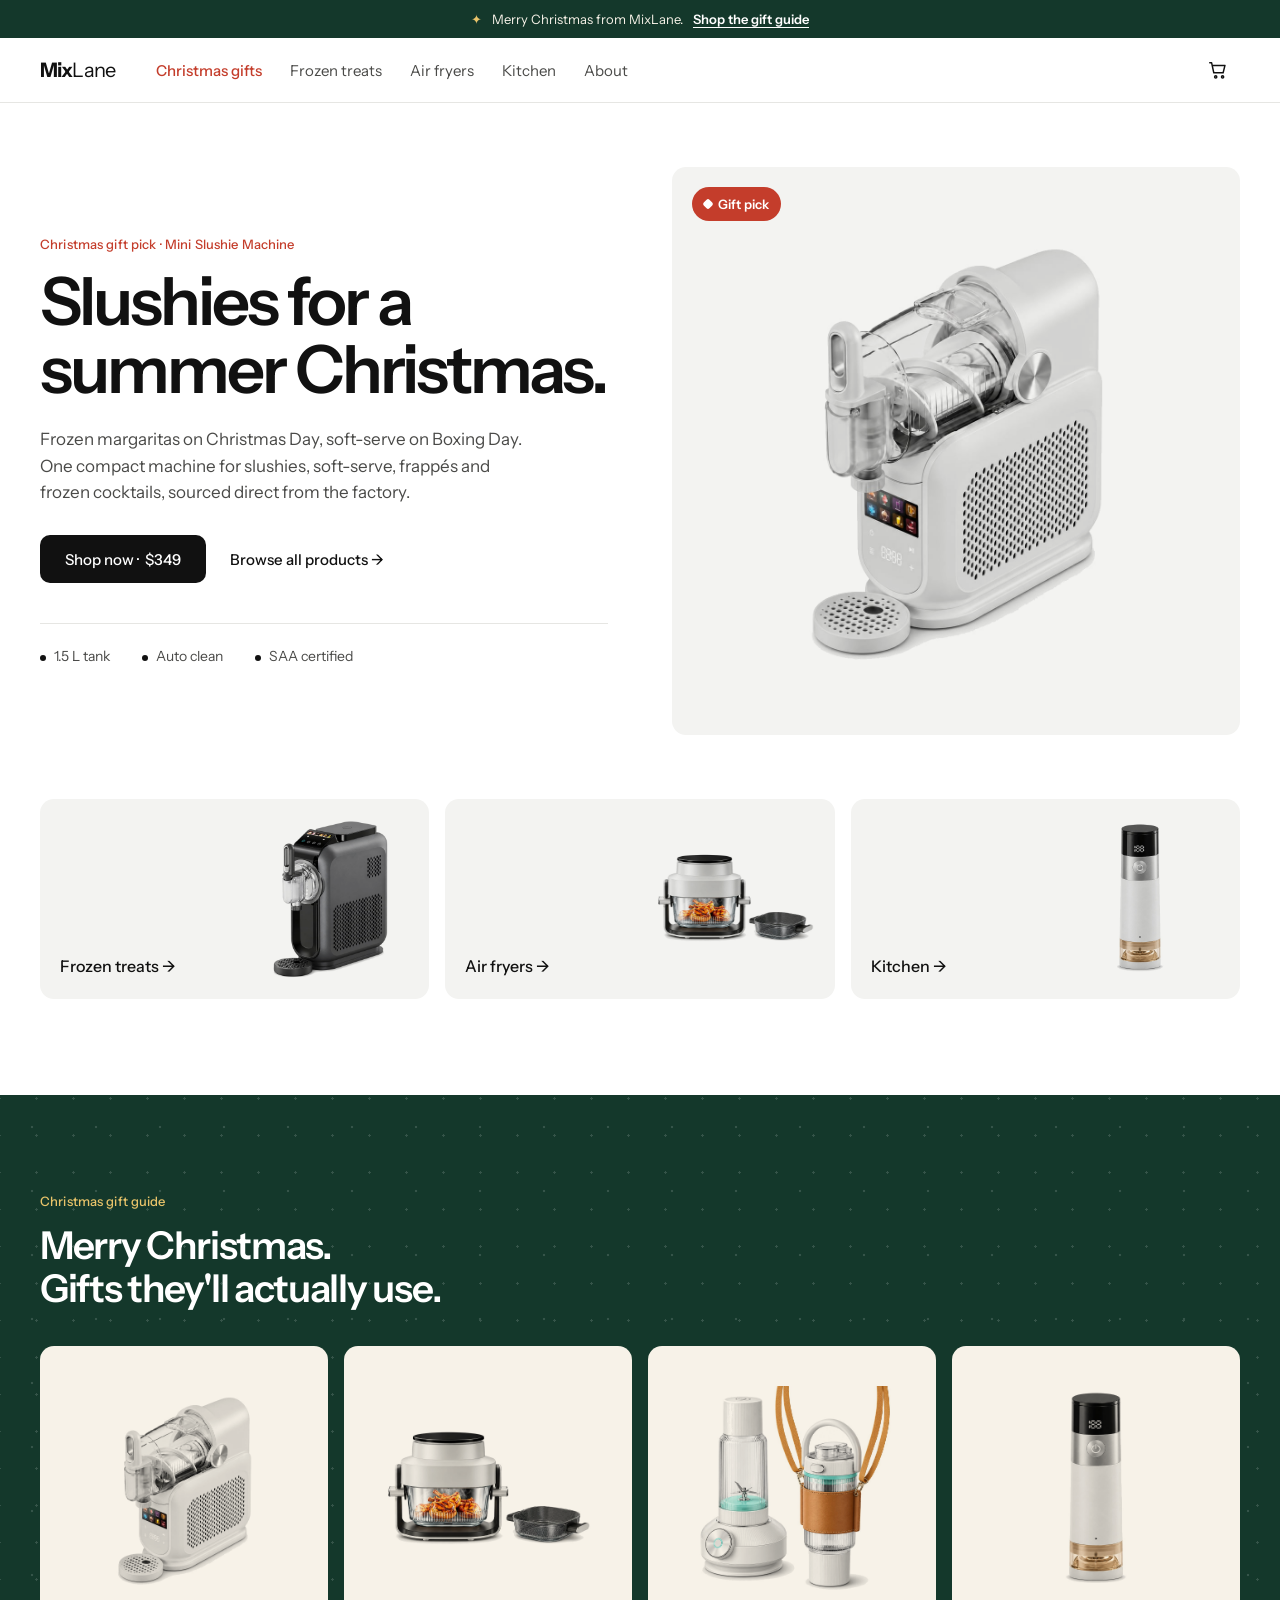
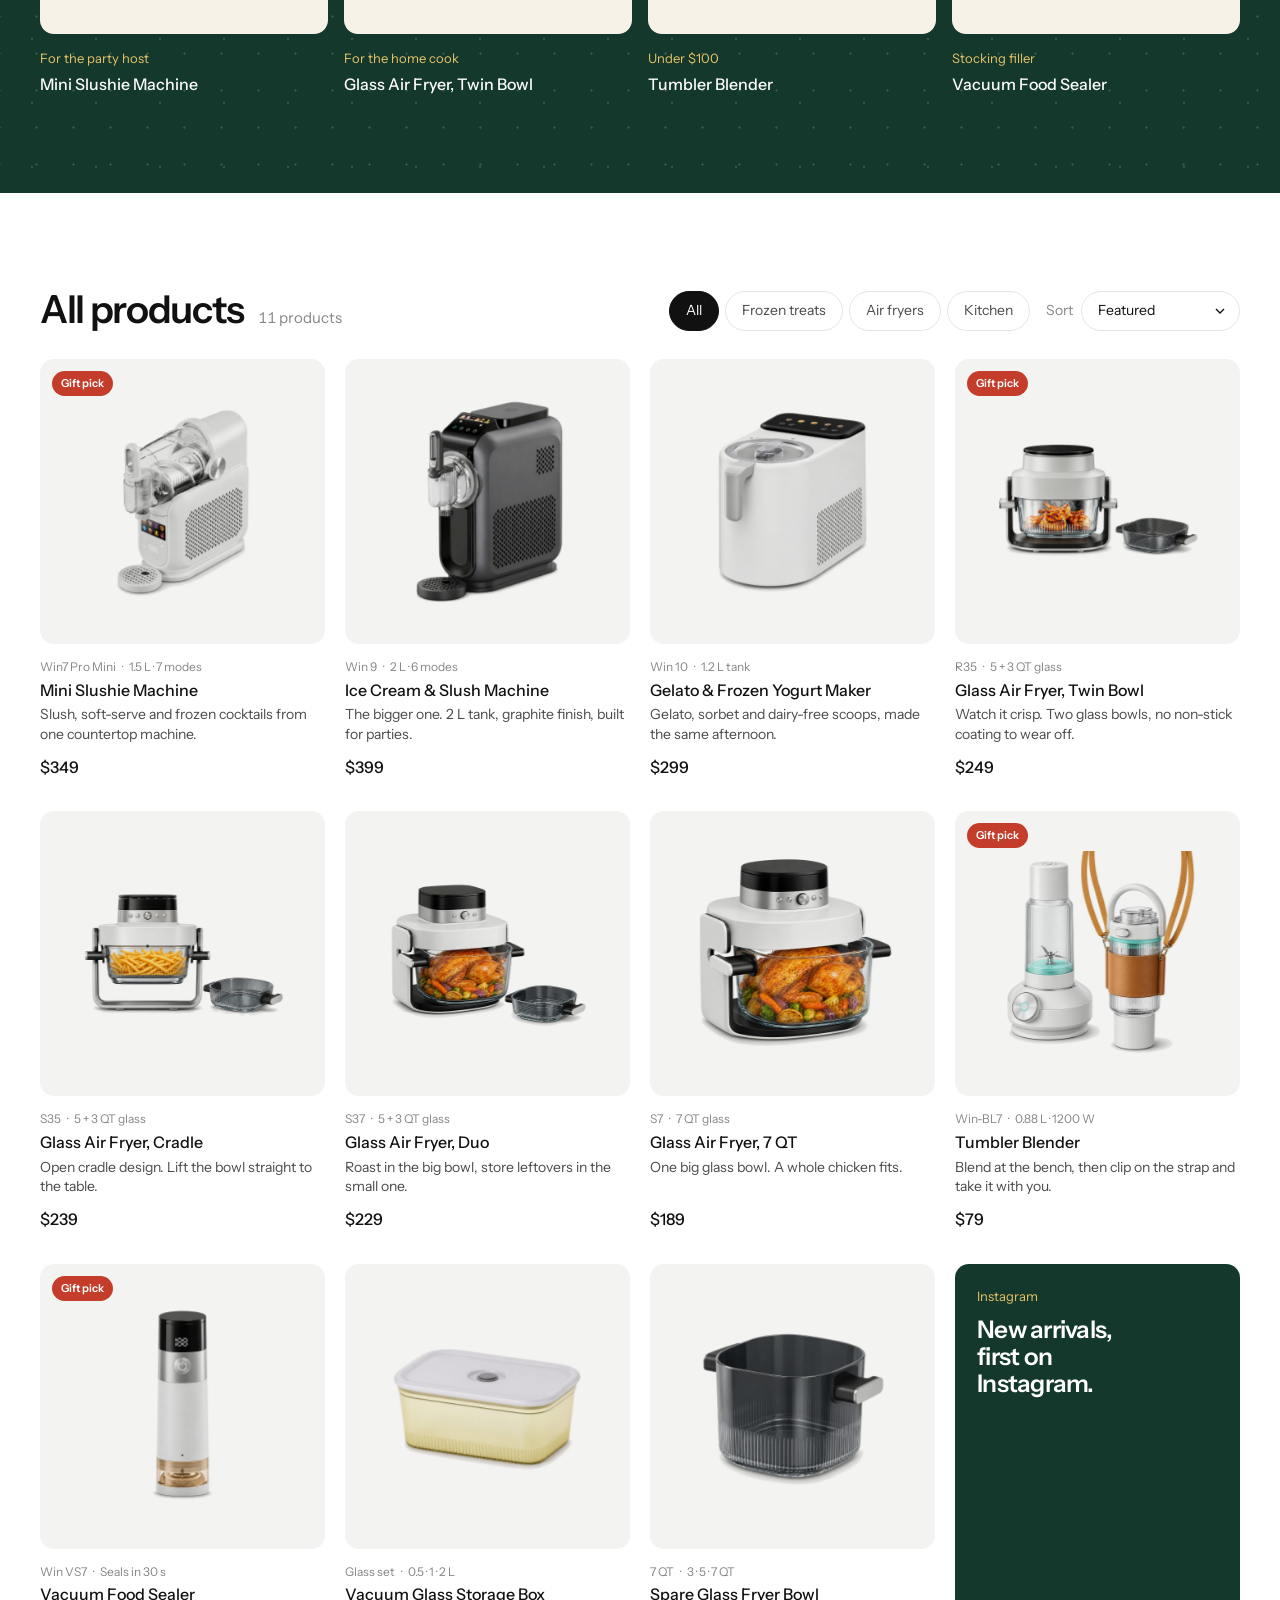
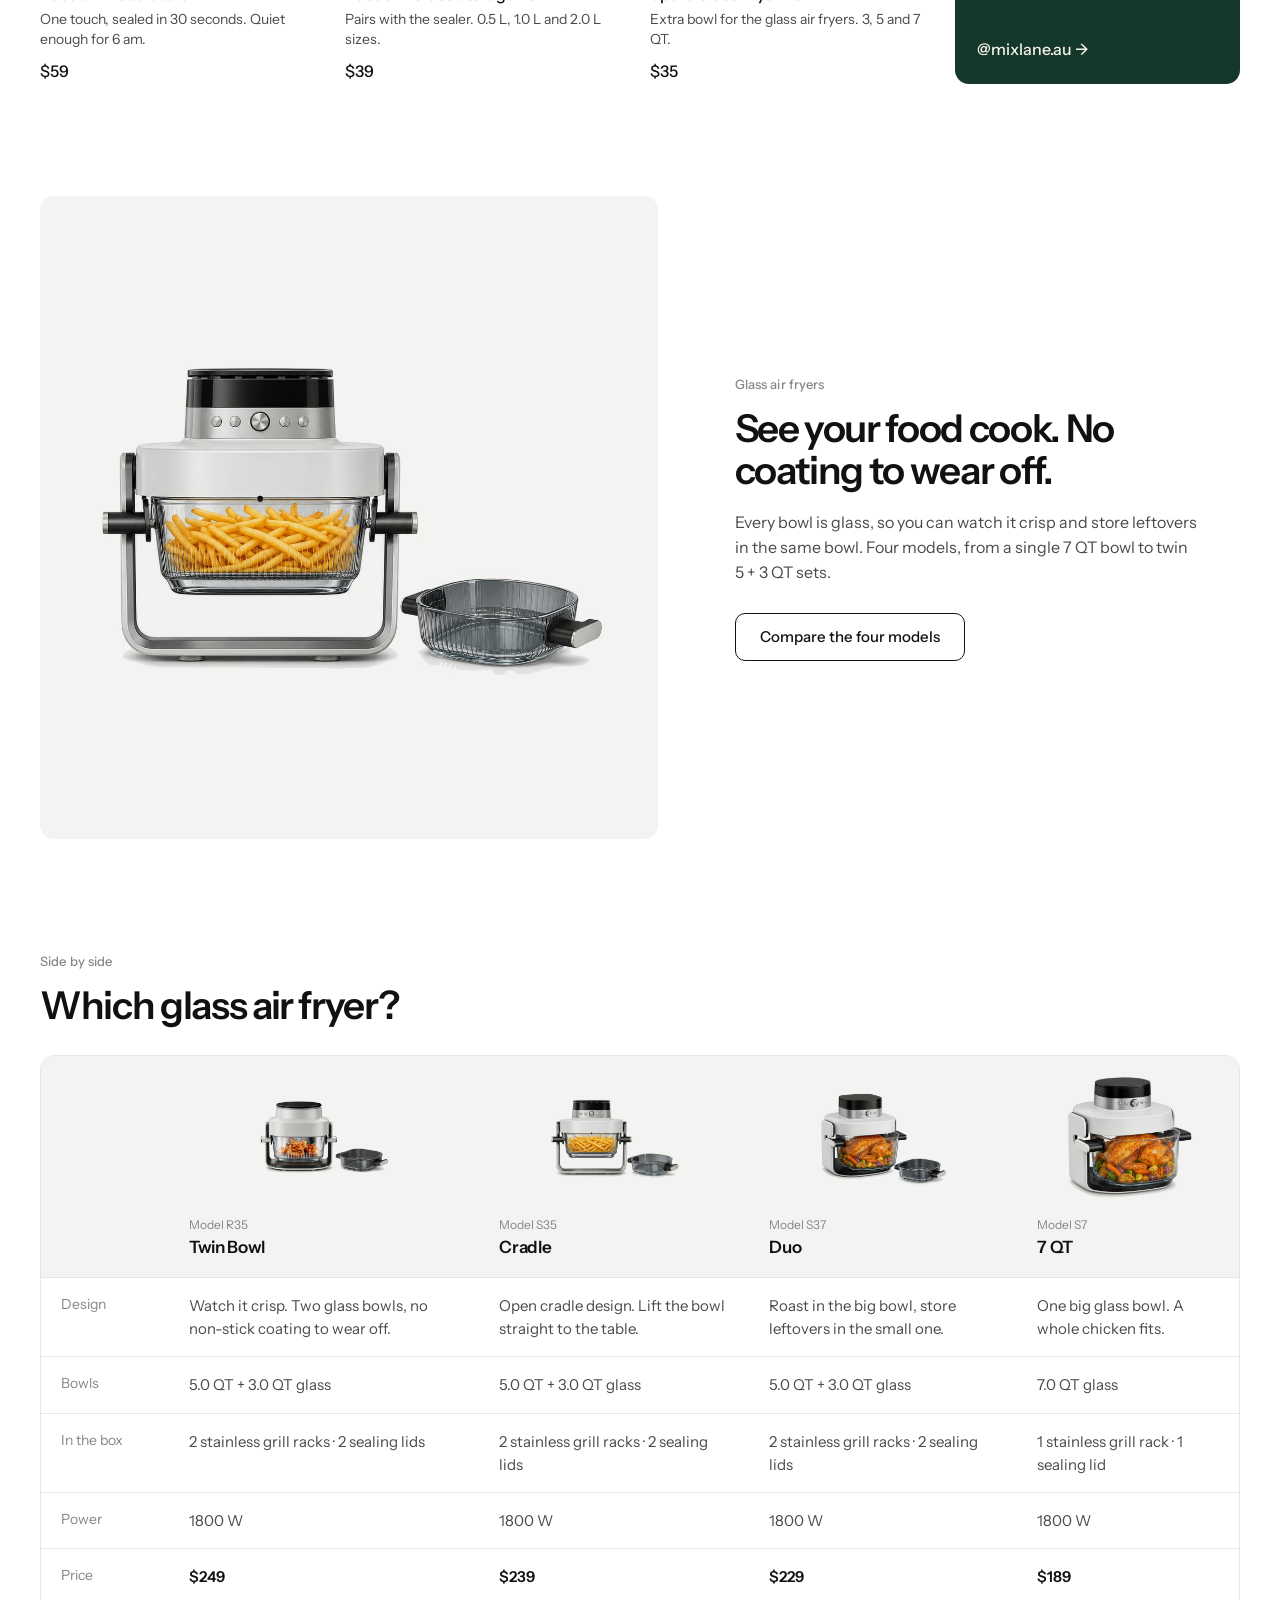
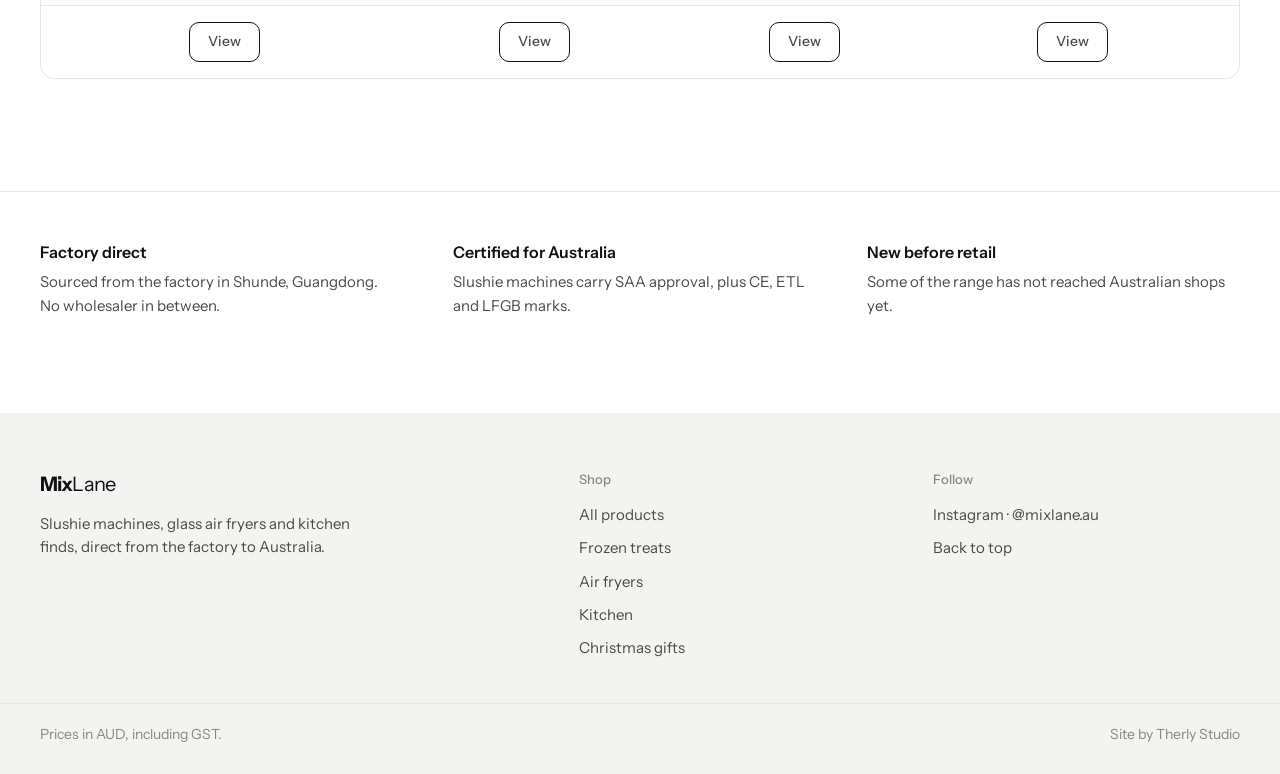
<file: shop.html>
<!doctype html>
<html lang="en-AU">
<head>
  <meta charset="utf-8">
  <meta name="viewport" content="width=device-width, initial-scale=1">
  <title>Shop | MixLane</title>
  <meta name="description" content="MixLane: slushie machines, glass air fryers, kitchen gear and new finds, direct from the factory to Australia.">
  <link rel="preconnect" href="https://fonts.googleapis.com">
  <link rel="preconnect" href="https://fonts.gstatic.com" crossorigin>
  <link href="https://fonts.googleapis.com/css2?family=Instrument+Sans:wght@400;500;600;700&display=swap" rel="stylesheet">
  <link rel="stylesheet" href="styles.css">
</head>
<body>
  <div class="xmas-bar" role="note">
    <span class="xmas-bar-star" aria-hidden="true">✦</span> Merry Christmas from MixLane. <a href="#gifts">Shop the gift guide</a>
  </div>

  <header class="nav" id="top">
    <div class="nav-inner">
      <a class="brand" href="index.html" aria-label="MixLane, home">Mix<span>Lane</span></a>
      <nav class="nav-links" aria-label="Main">
        <a href="#gifts" class="nav-xmas">Christmas gifts</a>
        <a href="#shop" data-filter="frozen">Frozen treats</a>
        <a href="#shop" data-filter="fryers">Air fryers</a>
        <a href="#shop" data-filter="kitchen">Kitchen</a>
        <a href="#factory">About</a>
      </nav>
      <button class="cart-btn" type="button" aria-label="Open cart" data-open-cart>
        <svg width="22" height="22" viewBox="0 0 24 24" fill="none" stroke="currentColor" stroke-width="1.6" stroke-linecap="round" stroke-linejoin="round" aria-hidden="true"><path d="M3 4h2l2.4 11h10.2l2-8H6.2"/><circle cx="9.5" cy="19.5" r="1.2"/><circle cx="17" cy="19.5" r="1.2"/></svg>
        <span class="cart-count" data-cart-count>0</span>
      </button>
    </div>
  </header>

  <main>
    <!-- HERO -->
    <section class="hero wrap" aria-labelledby="hero-title">
      <div class="hero-copy">
        <p class="eyebrow eyebrow-xmas">Christmas gift pick · Mini Slushie Machine</p>
        <h1 id="hero-title" class="hero-title">Slushies for a summer Christmas.</h1>
        <p class="hero-sub">Frozen margaritas on Christmas Day, soft-serve on Boxing Day. One compact machine for slushies, soft-serve, frappés and frozen cocktails, sourced direct from the factory.</p>
        <div class="hero-cta">
          <button class="btn btn-dark" type="button" data-quick="slushie-mini">Shop now · <span data-price-of="slushie-mini"></span></button>
          <a class="link-arrow" href="#shop">Browse all products</a>
        </div>
        <ul class="hero-points">
          <li>1.5 L tank</li>
          <li>Auto clean</li>
          <li>SAA certified</li>
        </ul>
      </div>
      <figure class="hero-stage">
        <img src="assets/products-hd/slushie-mini.jpg" alt="White mini slushie machine with clear tank and touch screen" width="1000" height="1000" fetchpriority="high">
        <figcaption class="gift-tag" aria-hidden="true">Gift pick</figcaption>
      </figure>
    </section>

    <!-- CATEGORIES -->
    <section class="cats wrap" aria-label="Shop by category">
      <a class="cat" href="#shop" data-filter="frozen">
        <img src="assets/products-hd/slushie-win9.jpg" alt="" loading="lazy">
        <span>Frozen treats</span>
      </a>
      <a class="cat" href="#shop" data-filter="fryers">
        <img src="assets/products-hd/fryer-r35.jpg" alt="" loading="lazy">
        <span>Air fryers</span>
      </a>
      <a class="cat" href="#shop" data-filter="kitchen">
        <img src="assets/products-hd/sealer.jpg" alt="" loading="lazy">
        <span>Kitchen</span>
      </a>
    </section>

    <!-- CHRISTMAS GIFT GUIDE -->
    <section class="gifts" id="gifts" aria-labelledby="gifts-title">
      <div class="wrap">
        <div class="gifts-head">
          <p class="eyebrow">Christmas gift guide</p>
          <h2 id="gifts-title" class="section-title">Merry Christmas.<br>Gifts they'll actually use.</h2>
        </div>
        <div class="gift-cols">
          <button class="gift" type="button" data-quick="slushie-mini">
            <span class="gift-img"><img src="assets/products-hd/slushie-mini.jpg" alt="" loading="lazy"></span>
            <span class="gift-for">For the party host</span>
            <span class="gift-name">Mini Slushie Machine</span>
          </button>
          <button class="gift" type="button" data-quick="fryer-r35">
            <span class="gift-img"><img src="assets/products-hd/fryer-r35.jpg" alt="" loading="lazy"></span>
            <span class="gift-for">For the home cook</span>
            <span class="gift-name">Glass Air Fryer, Twin Bowl</span>
          </button>
          <button class="gift" type="button" data-quick="blender">
            <span class="gift-img"><img src="assets/products-hd/blender.jpg" alt="" loading="lazy"></span>
            <span class="gift-for">Under $100</span>
            <span class="gift-name">Tumbler Blender</span>
          </button>
          <button class="gift" type="button" data-quick="sealer">
            <span class="gift-img"><img src="assets/products-hd/sealer.jpg" alt="" loading="lazy"></span>
            <span class="gift-for">Stocking filler</span>
            <span class="gift-name">Vacuum Food Sealer</span>
          </button>
        </div>
      </div>
    </section>

    <!-- SHOP -->
    <section class="shop wrap" id="shop" aria-labelledby="shop-title">
      <div class="shop-head">
        <div class="shop-title">
          <h2 id="shop-title" class="section-title">All products</h2>
          <p class="shop-count" aria-live="polite"><span data-shop-count>11</span> <span data-shop-count-word>products</span></p>
        </div>
        <div class="shop-tools">
          <div class="filters" role="group" aria-label="Filter products">
            <button type="button" aria-pressed="true" data-filter-btn="all">All</button>
            <button type="button" aria-pressed="false" data-filter-btn="frozen">Frozen treats</button>
            <button type="button" aria-pressed="false" data-filter-btn="fryers">Air fryers</button>
            <button type="button" aria-pressed="false" data-filter-btn="kitchen">Kitchen</button>
          </div>
          <label class="sort"><span>Sort</span>
            <select data-sort>
              <option value="featured">Featured</option>
              <option value="low">Price: low to high</option>
              <option value="high">Price: high to low</option>
            </select>
          </label>
        </div>
      </div>
      <ul class="grid" data-grid></ul>
    </section>

    <!-- FEATURE: GLASS FRYER -->
    <section class="feature wrap" aria-labelledby="feature-title">
      <div class="feature-img">
        <img src="assets/products-hd/fryer-s35.jpg" alt="Glass air fryer on a cradle stand, full of chips, with a second glass bowl beside it" width="1000" height="1000" loading="lazy">
      </div>
      <div class="feature-copy">
        <p class="eyebrow">Glass air fryers</p>
        <h2 id="feature-title" class="section-title">See your food cook. No coating to wear off.</h2>
        <p>Every bowl is glass, so you can watch it crisp and store leftovers in the same bowl. Four models, from a single 7 QT bowl to twin 5 + 3 QT sets.</p>
        <a class="btn btn-outline" href="#compare">Compare the four models</a>
      </div>
    </section>

    <!-- COMPARE: the four glass air fryers side by side (rows are built from products.js) -->
    <section class="compare wrap" id="compare" aria-labelledby="compare-title">
      <div class="compare-head">
        <p class="eyebrow">Side by side</p>
        <h2 id="compare-title" class="section-title">Which glass air fryer?</h2>
      </div>
      <div class="compare-scroll" tabindex="0" role="region" aria-labelledby="compare-title">
        <table class="compare-table" data-compare></table>
      </div>
    </section>

    <!-- TRUST -->
    <section class="trust wrap" id="factory" aria-label="Why MixLane">
      <div class="trust-item">
        <h3>Factory direct</h3>
        <p>Sourced from the factory in Shunde, Guangdong. No wholesaler in between.</p>
      </div>
      <div class="trust-item">
        <h3>Certified for Australia</h3>
        <p>Slushie machines carry SAA approval, plus CE, ETL and LFGB marks.</p>
      </div>
      <div class="trust-item">
        <h3>New before retail</h3>
        <p>Some of the range has not reached Australian shops yet.</p>
      </div>
    </section>
  </main>

  <footer class="footer">
    <div class="wrap footer-grid">
      <div class="footer-brand">
        <div class="brand">Mix<span>Lane</span></div>
        <p>Slushie machines, glass air fryers and kitchen finds, direct from the factory to Australia.</p>
      </div>
      <nav class="footer-col" aria-label="Shop">
        <h3>Shop</h3>
        <a href="#shop" data-filter="all">All products</a>
        <a href="#shop" data-filter="frozen">Frozen treats</a>
        <a href="#shop" data-filter="fryers">Air fryers</a>
        <a href="#shop" data-filter="kitchen">Kitchen</a>
        <a href="#gifts">Christmas gifts</a>
      </nav>
      <div class="footer-col">
        <h3>Follow</h3>
        <a href="https://www.instagram.com/mixlane.au/" target="_blank" rel="noopener">Instagram · @mixlane.au</a>
        <a href="#top">Back to top</a>
      </div>
    </div>
    <div class="wrap footer-legal">
      <p>Prices in AUD, including GST.</p>
      <p>Site by Therly Studio</p>
    </div>
  </footer>

  <!-- PRODUCT DRAWER -->
  <div class="scrim" data-scrim hidden></div>
  <aside class="drawer product-drawer" data-product-drawer aria-hidden="true" aria-labelledby="pd-name" role="dialog" aria-modal="true">
    <button class="drawer-close" type="button" aria-label="Close" data-close>×</button>
    <div class="pd-img"><img src="assets/products-hd/slushie-mini.jpg" alt="Mini Slushie Machine" width="1000" height="1000" data-pd-img></div>
    <div class="pd-body">
      <p class="pd-model" data-pd-model></p>
      <h2 id="pd-name" class="pd-name" data-pd-name></h2>
      <p class="pd-price" data-pd-price></p>
      <p class="pd-line" data-pd-line></p>
      <div class="pd-buy">
        <div class="qty" aria-label="Quantity">
          <button type="button" data-qty="-1" aria-label="Decrease">−</button>
          <output data-qty-out>1</output>
          <button type="button" data-qty="1" aria-label="Increase">+</button>
        </div>
        <button class="btn btn-dark btn-block" type="button" data-add>Add to cart</button>
      </div>
      <div class="pd-also" data-pd-also></div>
      <h3 class="pd-specs-title">Specifications</h3>
      <dl class="pd-specs" data-pd-specs></dl>
    </div>
  </aside>

  <!-- CART DRAWER -->
  <aside class="drawer cart-drawer" data-cart-drawer aria-hidden="true" aria-labelledby="cart-title" role="dialog" aria-modal="true">
    <button class="drawer-close" type="button" aria-label="Close" data-close>×</button>
    <h2 id="cart-title" class="cart-title">Cart</h2>
    <ul class="cart-items" data-cart-items></ul>
    <p class="cart-empty" data-cart-empty>Your cart is empty.</p>
    <div class="cart-foot">
      <div class="cart-row"><span>Subtotal</span><strong data-subtotal>$0</strong></div>
      <p class="cart-note">Includes GST of <span data-gst>$0</span>. Shipping calculated at checkout.</p>
      <button class="btn btn-dark btn-block" type="button" data-checkout>Checkout</button>
      <p class="cart-demo" data-checkout-msg hidden>Online checkout opens soon. To order now, message us on Instagram <a href="https://www.instagram.com/mixlane.au/" target="_blank" rel="noopener">@mixlane.au</a>.</p>
    </div>
  </aside>

  <div class="toast" data-toast role="status" aria-live="polite"></div>

  <script src="products.js"></script>
  <script src="app.js"></script>
</body>
</html>
</file>
<file: styles.css>
:root {
  --bg: #ffffff;
  --panel: #f3f3f1;
  --panel-2: #ebebe8;
  --ink: #111111;
  --ink-2: #4a4a48;
  --muted: #86868a;
  --line: #e6e6e3;
  --font: 'Instrument Sans', 'Helvetica Neue', Arial, sans-serif;
  --ease-out: cubic-bezier(.22, 1, .36, 1);
  --max: 1280px;
  --gutter: clamp(16px, 4vw, 40px);
  --radius: 14px;
}

*, *::before, *::after { box-sizing: border-box; }
html { scroll-behavior: smooth; -webkit-text-size-adjust: 100%; }
body {
  margin: 0; background: var(--bg); color: var(--ink);
  font: 400 16px/1.55 var(--font); -webkit-font-smoothing: antialiased; overflow-x: hidden;
}
img { display: block; max-width: 100%; height: auto; }
button { font: inherit; color: inherit; cursor: pointer; }
a { color: inherit; }
:focus-visible { outline: 2px solid var(--ink); outline-offset: 3px; }
.wrap { width: 100%; max-width: var(--max); margin-inline: auto; padding-inline: var(--gutter); }

/* product shots arrive on white: multiply melts them into the grey panels */
.hero-stage img, .cat img, .card-img img, .feature-img img, .pd-img img, .cart-item img { mix-blend-mode: multiply; }

.demo-ribbon { background: var(--panel); color: var(--muted); font-size: 12px; text-align: center; padding: 7px var(--gutter); }

/* NAV */
.nav { position: sticky; top: 0; z-index: 30; background: rgba(255,255,255,.9); backdrop-filter: blur(12px); -webkit-backdrop-filter: blur(12px); border-bottom: 1px solid var(--line); }
.nav-inner { max-width: var(--max); margin-inline: auto; padding: 0 var(--gutter); height: 64px; display: flex; align-items: center; gap: 40px; }
.brand { font-weight: 700; font-size: 1.25rem; letter-spacing: -.03em; text-decoration: none; }
.brand span { font-weight: 400; }
.nav-links { display: flex; gap: 28px; }
.nav-links a { text-decoration: none; font-size: .9375rem; color: var(--ink-2); transition: color .15s; }
.nav-links a:hover { color: var(--ink); }
.cart-btn { margin-left: auto; position: relative; display: grid; place-items: center; width: 44px; height: 44px; border: 0; background: none; border-radius: 50%; }
.cart-btn:hover { background: var(--panel); }
.cart-count {
  position: absolute; top: 4px; right: 2px; min-width: 18px; height: 18px; padding: 0 5px;
  display: grid; place-items: center; background: var(--ink); color: #fff; border-radius: 999px; font-size: 11px; font-weight: 600;
}
.cart-count[data-zero] { display: none; }
.cart-count.bump { animation: bump .35s var(--ease-out); }
@keyframes bump { 40% { transform: scale(1.25); } }

/* BUTTONS */
.btn {
  display: inline-flex; align-items: center; justify-content: center; gap: 6px;
  min-height: 48px; padding: 0 24px; border-radius: 10px; border: 1px solid transparent;
  font-weight: 500; font-size: .9375rem; text-decoration: none;
  transition: background-color .15s, color .15s, border-color .15s, transform .15s var(--ease-out);
}
.btn:active { transform: scale(.98); }
.btn-dark { background: var(--ink); color: #fff; }
.btn-dark:hover { background: #2b2b2b; }
.btn-dark:disabled { background: #c9c9c6; cursor: not-allowed; }
.btn-outline { border-color: var(--ink); background: transparent; }
.btn-outline:hover { background: var(--ink); color: #fff; }
.btn-block { width: 100%; }
.link-arrow { font-weight: 500; font-size: .9375rem; text-decoration: none; }
.link-arrow::after { content: ' →'; }
.eyebrow { margin: 0 0 14px; font-size: .8125rem; font-weight: 500; color: var(--muted); letter-spacing: .01em; }
.section-title { margin: 0; font-weight: 600; font-size: clamp(1.75rem, 3vw, 2.5rem); line-height: 1.1; letter-spacing: -.035em; }

/* HERO */
.hero { display: grid; grid-template-columns: 1fr 1fr; gap: clamp(32px, 5vw, 72px); align-items: center; padding-top: clamp(32px, 5vw, 64px); padding-bottom: clamp(32px, 5vw, 64px); }
.hero-title { margin: 0; font-weight: 600; font-size: clamp(2.5rem, 5.2vw, 4.25rem); line-height: 1.02; letter-spacing: -.045em; max-width: 13ch; }
.hero-sub { max-width: 44ch; font-size: 1.0625rem; color: var(--ink-2); margin: 22px 0 30px; }
.hero-cta { display: flex; flex-wrap: wrap; align-items: center; gap: 24px; }
.hero-points { list-style: none; margin: 40px 0 0; padding: 22px 0 0; border-top: 1px solid var(--line); display: flex; gap: 32px; font-size: .875rem; color: var(--ink-2); }
.hero-points li::before { content: ''; display: inline-block; width: 6px; height: 6px; border-radius: 50%; background: var(--ink); margin-right: 8px; vertical-align: middle; }
.hero-stage { margin: 0; background: var(--panel); border-radius: var(--radius); aspect-ratio: 1 / 1; display: grid; place-items: center; padding: 10%; overflow: hidden; }
.hero-stage img { max-height: 100%; width: auto; min-height: 0; }

/* CATEGORIES */
.cats { display: grid; grid-template-columns: repeat(3, 1fr); gap: 16px; padding-bottom: clamp(56px, 8vw, 96px); }
.cat { position: relative; display: flex; align-items: flex-end; background: var(--panel); border-radius: var(--radius); padding: 20px; height: 200px; text-decoration: none; overflow: hidden; transition: background-color .2s; }
.cat:hover { background: var(--panel-2); }
.cat span { position: relative; font-weight: 500; }
.cat span::after { content: ' →'; }
.cat img { position: absolute; right: 20px; top: 20px; height: calc(100% - 40px); width: auto; max-width: 50%; object-fit: contain; transition: transform .4s var(--ease-out); }
.cat:hover img { transform: scale(1.04); }

/* SHOP */
.shop { padding-bottom: clamp(64px, 9vw, 112px); }
.shop-head { display: flex; align-items: end; justify-content: space-between; gap: 20px; flex-wrap: wrap; margin-bottom: 28px; }
.shop-title { display: flex; align-items: baseline; gap: 14px; }
.shop-count { margin: 0; color: var(--muted); font-size: .9375rem; font-variant-numeric: tabular-nums; }
.shop-tools { display: flex; align-items: center; gap: 12px 16px; flex-wrap: wrap; }
.sort { display: inline-flex; align-items: center; gap: 8px; font-size: .875rem; color: var(--muted); }
.sort select {
  -webkit-appearance: none; appearance: none; font: inherit; color: var(--ink); cursor: pointer;
  border: 1px solid var(--line); border-radius: 999px; padding: 8px 34px 8px 16px;
  background: #fff url("data:image/svg+xml,%3Csvg xmlns='http://www.w3.org/2000/svg' viewBox='0 0 10 6'%3E%3Cpath d='M1 1l4 4 4-4' fill='none' stroke='%23111' stroke-width='1.4'/%3E%3C/svg%3E") no-repeat right 14px center / 10px 6px;
}
.sort select:hover { border-color: #cfcfcb; }
.filters { display: flex; gap: 6px; flex-wrap: wrap; }
.filters button { border: 1px solid var(--line); background: #fff; border-radius: 999px; padding: 8px 16px; font-size: .875rem; color: var(--ink-2); transition: background-color .15s, color .15s, border-color .15s; }
.filters button:hover { border-color: #cfcfcb; color: var(--ink); }
.filters button[aria-pressed="true"] { background: var(--ink); border-color: var(--ink); color: #fff; }

.grid { list-style: none; margin: 0; padding: 0; display: grid; grid-template-columns: repeat(4, minmax(0, 1fr)); gap: 32px 20px; }
.card { position: relative; display: flex; flex-direction: column; }
.card.is-hidden { display: none; }
.card > button[data-open] { all: unset; box-sizing: border-box; cursor: pointer; display: flex; flex-direction: column; flex: 1; width: 100%; }
.card > button[data-open]:focus-visible { outline: 2px solid var(--ink); outline-offset: 4px; border-radius: var(--radius); }
.card-img { background: var(--panel); border-radius: var(--radius); aspect-ratio: 1 / 1; display: grid; place-items: center; padding: 14%; overflow: hidden; transition: background-color .2s; }
.card-img img { max-height: 100%; width: auto; max-width: 100%; min-height: 0; transition: transform .4s var(--ease-out); }
.card:hover .card-img { background: var(--panel-2); }
.card:hover .card-img img { transform: scale(1.04); }
.card-info { padding-top: 14px; display: flex; flex-direction: column; flex: 1; }
.card-model { margin: 0 0 3px; font-size: .75rem; color: var(--muted); }
.card-model span::before { content: '·'; margin: 0 6px; }
.card-name { margin: 0; font-weight: 500; font-size: 1rem; line-height: 1.3; }
/* one line on what it is for, held to two lines so every card in a row lines up */
.card-line { margin: 5px 0 0; font-size: .875rem; line-height: 1.4; color: var(--ink-2); display: -webkit-box; -webkit-line-clamp: 2; -webkit-box-orient: vertical; overflow: hidden; }
.card-price { margin: auto 0 0; padding-top: 10px; font-size: 1rem; font-weight: 500; }
.card-add {
  position: absolute; right: 12px; top: 12px; width: 38px; height: 38px; border-radius: 50%;
  border: 0; background: #fff; box-shadow: 0 1px 2px rgba(0,0,0,.08), 0 2px 8px rgba(0,0,0,.06);
  display: grid; place-items: center; font-size: 1.25rem; line-height: 1;
  opacity: 0; transform: translateY(4px); transition: opacity .2s, transform .2s var(--ease-out), background-color .15s, color .15s;
}
.card-add:hover { background: var(--ink); color: #fff; }
.card:hover .card-add, .card:focus-within .card-add { opacity: 1; transform: none; }
@media (hover: none) { .card-add { opacity: 1; transform: none; } }

/* the last tile of the grid: Instagram */
.card-follow a {
  display: flex; flex-direction: column; flex: 1; min-height: 240px; padding: 22px; border-radius: var(--radius);
  background: var(--pine); color: var(--cream); text-decoration: none; transition: background-color .2s;
}
.card-follow a:hover { background: var(--pine-2); }
.follow-eyebrow { font-size: .8125rem; color: #e9c46a; }
.follow-title { margin-top: 10px; font-weight: 600; font-size: clamp(1.25rem, 1.9vw, 1.625rem); line-height: 1.12; letter-spacing: -.03em; color: #fff; max-width: 11ch; }
.follow-handle { margin-top: auto; padding-top: 24px; font-weight: 500; }
.follow-handle::after { content: ' →'; }

/* FEATURE */
.feature { display: grid; grid-template-columns: 1.1fr .9fr; gap: clamp(32px, 6vw, 80px); align-items: center; padding-bottom: clamp(64px, 9vw, 112px); }
.feature-img { background: var(--panel); border-radius: var(--radius); padding: 10% 8%; }
.feature-img img { width: 100%; max-width: 520px; margin-inline: auto; }
.feature-copy p:not(.eyebrow) { color: var(--ink-2); max-width: 42ch; margin: 18px 0 28px; }

/* COMPARE */
.compare { padding-bottom: clamp(64px, 9vw, 112px); scroll-margin-top: 88px; }
.compare-head { margin-bottom: 28px; }
.compare-scroll { overflow-x: auto; -webkit-overflow-scrolling: touch; border: 1px solid var(--line); border-radius: var(--radius); }
.compare-table { width: 100%; min-width: 820px; border-collapse: collapse; font-size: .9375rem; }
.compare-table th, .compare-table td { padding: 16px 20px; text-align: left; vertical-align: top; border-bottom: 1px solid var(--line); }
.compare-table tbody tr:last-child td { border-bottom: 0; }
.compare-table thead th, .compare-table thead td { background: var(--panel); vertical-align: bottom; font-weight: 400; }
.compare-table tbody th { width: 128px; font-weight: 400; font-size: .875rem; color: var(--muted); }
.compare-table tbody td { color: var(--ink-2); }
.cmp-img { display: grid; place-items: center; height: 132px; margin-bottom: 12px; }
.cmp-img img { height: 132px; width: auto; max-width: 100%; object-fit: contain; mix-blend-mode: multiply; }
.cmp-model { display: block; font-size: .75rem; color: var(--muted); }
.cmp-name { display: block; font-weight: 600; font-size: 1.0625rem; letter-spacing: -.02em; color: var(--ink); }
.compare-table .cmp-price { font-weight: 600; color: var(--ink); }
.cmp-btn { border: 1px solid var(--ink); background: #fff; border-radius: 10px; min-height: 40px; padding: 0 18px; font-size: .875rem; font-weight: 500; transition: background-color .15s, color .15s; }
.cmp-btn:hover { background: var(--ink); color: #fff; }

/* TRUST */
.trust { display: grid; grid-template-columns: repeat(3, 1fr); gap: 40px; padding-top: 48px; padding-bottom: clamp(64px, 9vw, 96px); border-top: 1px solid var(--line); }
.trust h3 { margin: 0 0 6px; font-weight: 600; font-size: 1rem; }
.trust p { margin: 0; color: var(--ink-2); font-size: .9375rem; max-width: 36ch; }

/* FOOTER */
.footer { background: var(--panel); }
.footer-grid { display: grid; grid-template-columns: minmax(0, 1.6fr) repeat(2, minmax(0, 1fr)); gap: 32px 48px; padding-top: 56px; padding-bottom: 44px; }
.footer .footer-brand p { margin: 12px 0 0; max-width: 34ch; font-size: .9375rem; color: var(--ink-2); }
.footer-col { display: grid; gap: 10px; align-content: start; justify-items: start; }
.footer-col h3 { margin: 0 0 4px; font-size: .8125rem; font-weight: 500; color: var(--muted); }
.footer-col a { text-decoration: none; font-size: .9375rem; color: var(--ink-2); transition: color .15s; }
.footer-col a:hover { color: var(--ink); }
.footer-legal { display: flex; flex-wrap: wrap; justify-content: space-between; gap: 8px 24px; padding-top: 20px; padding-bottom: 28px; border-top: 1px solid var(--line); }
.footer-inner { display: flex; flex-wrap: wrap; align-items: center; gap: 12px 32px; padding-top: 32px; padding-bottom: 32px; }
.footer-inner .brand { margin-right: auto; }
.footer p { margin: 0; font-size: .875rem; color: var(--muted); }

/* DRAWERS */
.scrim { position: fixed; inset: 0; z-index: 40; background: rgba(0,0,0,.3); opacity: 0; transition: opacity .3s; }
.scrim.on { opacity: 1; }
.drawer {
  position: fixed; top: 0; right: 0; bottom: 0; z-index: 50; width: min(460px, 100vw);
  background: #fff; box-shadow: -8px 0 32px rgba(0,0,0,.08); overflow-y: auto; overscroll-behavior: contain;
  transform: translateX(100%); visibility: hidden;
  transition: transform .4s var(--ease-out), visibility 0s linear .4s;
}
.drawer.open { transform: none; visibility: visible; transition: transform .4s var(--ease-out), visibility 0s; }
/* fixed inside the transformed drawer = pinned to the drawer, never pushes content */
.drawer-close { position: fixed; top: 12px; right: 12px; z-index: 2; width: 40px; height: 40px; border-radius: 50%; border: 0; background: #fff; box-shadow: 0 1px 4px rgba(0,0,0,.1); font-size: 1.375rem; line-height: 1; }
.pd-img { background: var(--panel); display: grid; place-items: center; padding: 56px 48px 40px; height: 380px; }
.pd-img img { max-height: 100%; width: auto; min-height: 0; }
.pd-body { padding: 24px 28px 40px; }
.pd-model { color: var(--muted); font-size: .8125rem; margin: 0 0 4px; }
.pd-name { font-weight: 600; font-size: 1.625rem; line-height: 1.15; letter-spacing: -.03em; margin: 0; }
.pd-price { font-size: 1.25rem; margin: 8px 0 0; }
.pd-price small { font-size: .75rem; color: var(--muted); margin-left: 6px; }
.pd-line { color: var(--ink-2); margin: 14px 0 22px; }
.pd-buy { display: flex; gap: 10px; margin-bottom: 32px; }
.qty { display: flex; align-items: center; border: 1px solid var(--line); border-radius: 10px; }
.qty button { width: 40px; height: 46px; border: 0; background: none; font-size: 1.125rem; }
.qty output { min-width: 20px; text-align: center; font-size: .9375rem; }
.pd-specs-title { font-size: .875rem; font-weight: 600; margin: 0 0 4px; }
.pd-specs { margin: 0; }
.pd-specs div { display: grid; grid-template-columns: 110px 1fr; gap: 12px; padding: 12px 0; border-bottom: 1px solid var(--line); font-size: .875rem; }
.pd-specs dt { color: var(--muted); }
.pd-specs dd { margin: 0; }
/* what goes with it: opens the other product, or adds it straight to the cart */
.pd-also { margin: -4px 0 32px; }
.pd-also:empty { display: none; }
.pd-also-list { list-style: none; margin: 10px 0 0; padding: 0; display: grid; gap: 10px; }
.pd-also-list li { display: grid; grid-template-columns: minmax(0, 1fr) auto; gap: 10px; align-items: center; border: 1px solid var(--line); border-radius: 12px; padding: 8px 14px 8px 8px; }
.pd-also-item { all: unset; box-sizing: border-box; cursor: pointer; display: grid; grid-template-columns: 64px minmax(0, 1fr); gap: 12px; align-items: center; }
.pd-also-item:focus-visible { outline: 2px solid var(--ink); outline-offset: 3px; border-radius: 8px; }
.pd-also-item .thumb { display: grid; place-items: center; height: 64px; padding: 6px; background: var(--panel); border-radius: 8px; }
.pd-also-item img { max-height: 52px; width: auto; mix-blend-mode: multiply; }
.pd-also-item b { display: block; font-weight: 500; font-size: .9375rem; line-height: 1.25; }
.pd-also-item i { display: block; margin-top: 2px; font-style: normal; font-size: .875rem; color: var(--ink-2); }
.pd-also-item:hover b { text-decoration: underline; text-underline-offset: 3px; }
.pd-also-add { border: 1px solid var(--ink); background: #fff; border-radius: 999px; min-height: 36px; padding: 0 16px; font-size: .8125rem; font-weight: 500; transition: background-color .15s, color .15s; }
.pd-also-add:hover { background: var(--ink); color: #fff; }

.cart-title { font-weight: 600; font-size: 1.5rem; letter-spacing: -.03em; margin: 22px 28px 12px; }
.cart-items { list-style: none; margin: 0; padding: 0 28px; }
.cart-item { display: grid; grid-template-columns: 72px 1fr auto; gap: 14px; align-items: center; padding: 14px 0; border-bottom: 1px solid var(--line); }
.cart-item .thumb { background: var(--panel); border-radius: 10px; height: 72px; display: grid; place-items: center; padding: 8px; }
.cart-item img { max-height: 56px; width: auto; }
.cart-item h3 { margin: 0; font-weight: 500; font-size: .9375rem; }
.cart-item .ci-meta { display: flex; align-items: center; gap: 10px; margin-top: 6px; font-size: .875rem; }
.cart-item .ci-meta button { border: 1px solid var(--line); background: #fff; border-radius: 50%; width: 26px; height: 26px; line-height: 1; }
.cart-item .ci-meta .ci-remove { width: auto; height: auto; margin-left: 6px; padding: 0; border: 0; border-radius: 0; background: none; font-size: .8125rem; color: var(--muted); text-decoration: underline; text-underline-offset: 3px; }
.cart-item .ci-meta .ci-remove:hover { color: var(--ink); }
.cart-item .ci-price { font-size: .9375rem; }
.cart-empty { padding: 0 28px; color: var(--muted); }
.cart-foot { padding: 24px 28px 40px; }
.cart-row { display: flex; justify-content: space-between; align-items: baseline; }
.cart-row strong { font-weight: 600; font-size: 1.25rem; }
.cart-note { color: var(--muted); font-size: .8125rem; margin: 6px 0 18px; }
.cart-demo { margin: 12px 0 0; padding: 12px 14px; background: var(--panel); border-radius: 10px; font-size: .8125rem; color: var(--ink-2); }

.toast {
  position: fixed; left: 50%; bottom: 24px; z-index: 60; transform: translate(-50%, 16px); opacity: 0; pointer-events: none;
  background: var(--ink); color: #fff; padding: 11px 18px; border-radius: 10px; font-size: .875rem;
  transition: opacity .2s, transform .3s var(--ease-out);
}
.toast.on { opacity: 1; transform: translate(-50%, 0); }

/* REVEAL */
.reveal { opacity: 0; transform: translateY(12px); transition: opacity .6s var(--ease-out), transform .6s var(--ease-out); }
.reveal.in { opacity: 1; transform: none; }

/* RESPONSIVE */
@media (max-width: 1024px) {
  .grid { grid-template-columns: repeat(3, minmax(0, 1fr)); }
}
@media (max-width: 860px) {
  .nav-links { display: none; }
  .hero { grid-template-columns: 1fr; }
  .hero-stage { order: -1; aspect-ratio: 4 / 3; padding: 6%; }
  .cats { gap: 10px; }
  .cat { height: 150px; padding: 14px; }
  .cat img { top: 14px; left: 50%; right: auto; transform: translateX(-50%); height: 58%; max-width: 80%; }
  .cat:hover img { transform: translateX(-50%) scale(1.04); }
  .cat span { font-size: .875rem; }
  .cat span::after { content: ''; }
  .grid { grid-template-columns: repeat(2, minmax(0, 1fr)); gap: 24px 12px; }
  .feature { grid-template-columns: 1fr; }
  .trust { grid-template-columns: 1fr; gap: 24px; }
  .footer-grid { grid-template-columns: repeat(2, minmax(0, 1fr)); gap: 28px 24px; padding-top: 40px; }
  .footer-brand { grid-column: 1 / -1; }
  .shop-tools { width: 100%; justify-content: space-between; }
}
@media (max-width: 600px) {
  .hero-points { gap: 18px; flex-wrap: wrap; }
  .hero-cta .btn { flex: 1 1 100%; }
  .hero-cta .link-arrow { margin-inline: auto; }
  .card-name { font-size: .9375rem; }
  .card-line { font-size: .8125rem; }
  .shop-tools { flex-wrap: nowrap; }
  .shop-tools .filters { width: auto; min-width: 0; flex: 1 1 auto; }
  .sort span { display: none; }
  .sort select { padding-left: 12px; }
  .card-follow a { min-height: 0; padding: 16px; }
  .compare-table { min-width: 700px; font-size: .875rem; }
  .compare-table th, .compare-table td { padding: 14px; }
  .compare-table tbody th { width: 92px; }
  .cmp-img, .cmp-img img { height: 104px; }
  .filters { overflow-x: auto; flex-wrap: nowrap; width: 100%; padding-bottom: 4px; scrollbar-width: none; }
  .filters button { flex: none; }
}

@media (prefers-reduced-motion: reduce) {
  html { scroll-behavior: auto; }
  *, *::before, *::after { animation-duration: .01ms !important; transition-duration: .01ms !important; }
  .reveal { opacity: 1; transform: none; }
}

/* CHRISTMAS — pine + berry accents, kept quiet so the page stays clean */
:root { --pine: #14382b; --pine-2: #1d4a39; --berry: #c43d2b; --cream: #f7f2e8; }
.xmas-bar {
  display: flex; flex-wrap: wrap; align-items: center; justify-content: center; gap: 4px 10px;
  background: var(--pine); color: var(--cream); font-size: 13px; padding: 9px var(--gutter); text-align: center;
}
.xmas-bar a { color: #fff; font-weight: 600; text-underline-offset: 3px; }
.xmas-bar-star { color: #e9c46a; }
.xmas-bar-demo { opacity: .55; font-size: 12px; }
.xmas-bar-demo::before { content: '·'; margin-right: 10px; }
.nav-xmas { color: var(--berry) !important; font-weight: 500; }
.eyebrow-xmas { color: var(--berry); }
.hero-stage { position: relative; }
.gift-tag {
  position: absolute; top: 20px; left: 20px; display: inline-flex; align-items: center; gap: 6px;
  background: var(--berry); color: #fff; font-size: 13px; font-weight: 600; padding: 7px 12px; border-radius: 999px;
}
.gift-tag::before { content: ''; width: 8px; height: 8px; border-radius: 2px; background: #fff; transform: rotate(45deg); }

.gifts { background: var(--pine); color: var(--cream); padding: clamp(56px, 8vw, 96px) 0; margin-bottom: clamp(56px, 8vw, 96px); position: relative; overflow: hidden; }
.gifts::before {
  /* faint snowfall dots */
  content: ''; position: absolute; inset: 0; opacity: .14; pointer-events: none;
  background-image: radial-gradient(circle, #fff 1.2px, transparent 1.6px), radial-gradient(circle, #fff 1px, transparent 1.4px);
  background-size: 64px 64px, 37px 37px; background-position: 0 0, 18px 22px;
}
.gifts .wrap { position: relative; }
.gifts .eyebrow { color: #e9c46a; }
.gifts .section-title { color: #fff; }
.gifts-head { margin-bottom: 36px; }
.gift-cols { display: grid; grid-template-columns: repeat(4, minmax(0, 1fr)); gap: 16px; }
.gift { all: unset; box-sizing: border-box; cursor: pointer; display: flex; flex-direction: column; gap: 4px; }
.gift:focus-visible { outline: 2px solid #fff; outline-offset: 4px; border-radius: var(--radius); }
.gift-img { display: grid; place-items: center; aspect-ratio: 1 / 1; background: var(--cream); border-radius: var(--radius); padding: 14%; margin-bottom: 10px; transition: transform .3s var(--ease-out); }
.gift-img img { max-height: 100%; width: auto; mix-blend-mode: multiply; }
.gift:hover .gift-img { transform: translateY(-4px); }
.gift-for { font-size: .8125rem; color: #e9c46a; }
.gift-name { font-weight: 500; color: #fff; }

.card-gift { position: absolute; left: 12px; top: 12px; background: var(--berry); color: #fff; font-size: 11px; font-weight: 600; padding: 4px 9px; border-radius: 999px; pointer-events: none; }

@media (max-width: 860px) {
  .gift-cols { grid-template-columns: repeat(2, minmax(0, 1fr)); gap: 20px 12px; }
  .xmas-bar-demo { flex-basis: 100%; }
  .xmas-bar-demo::before { content: none; }
}
</file>
